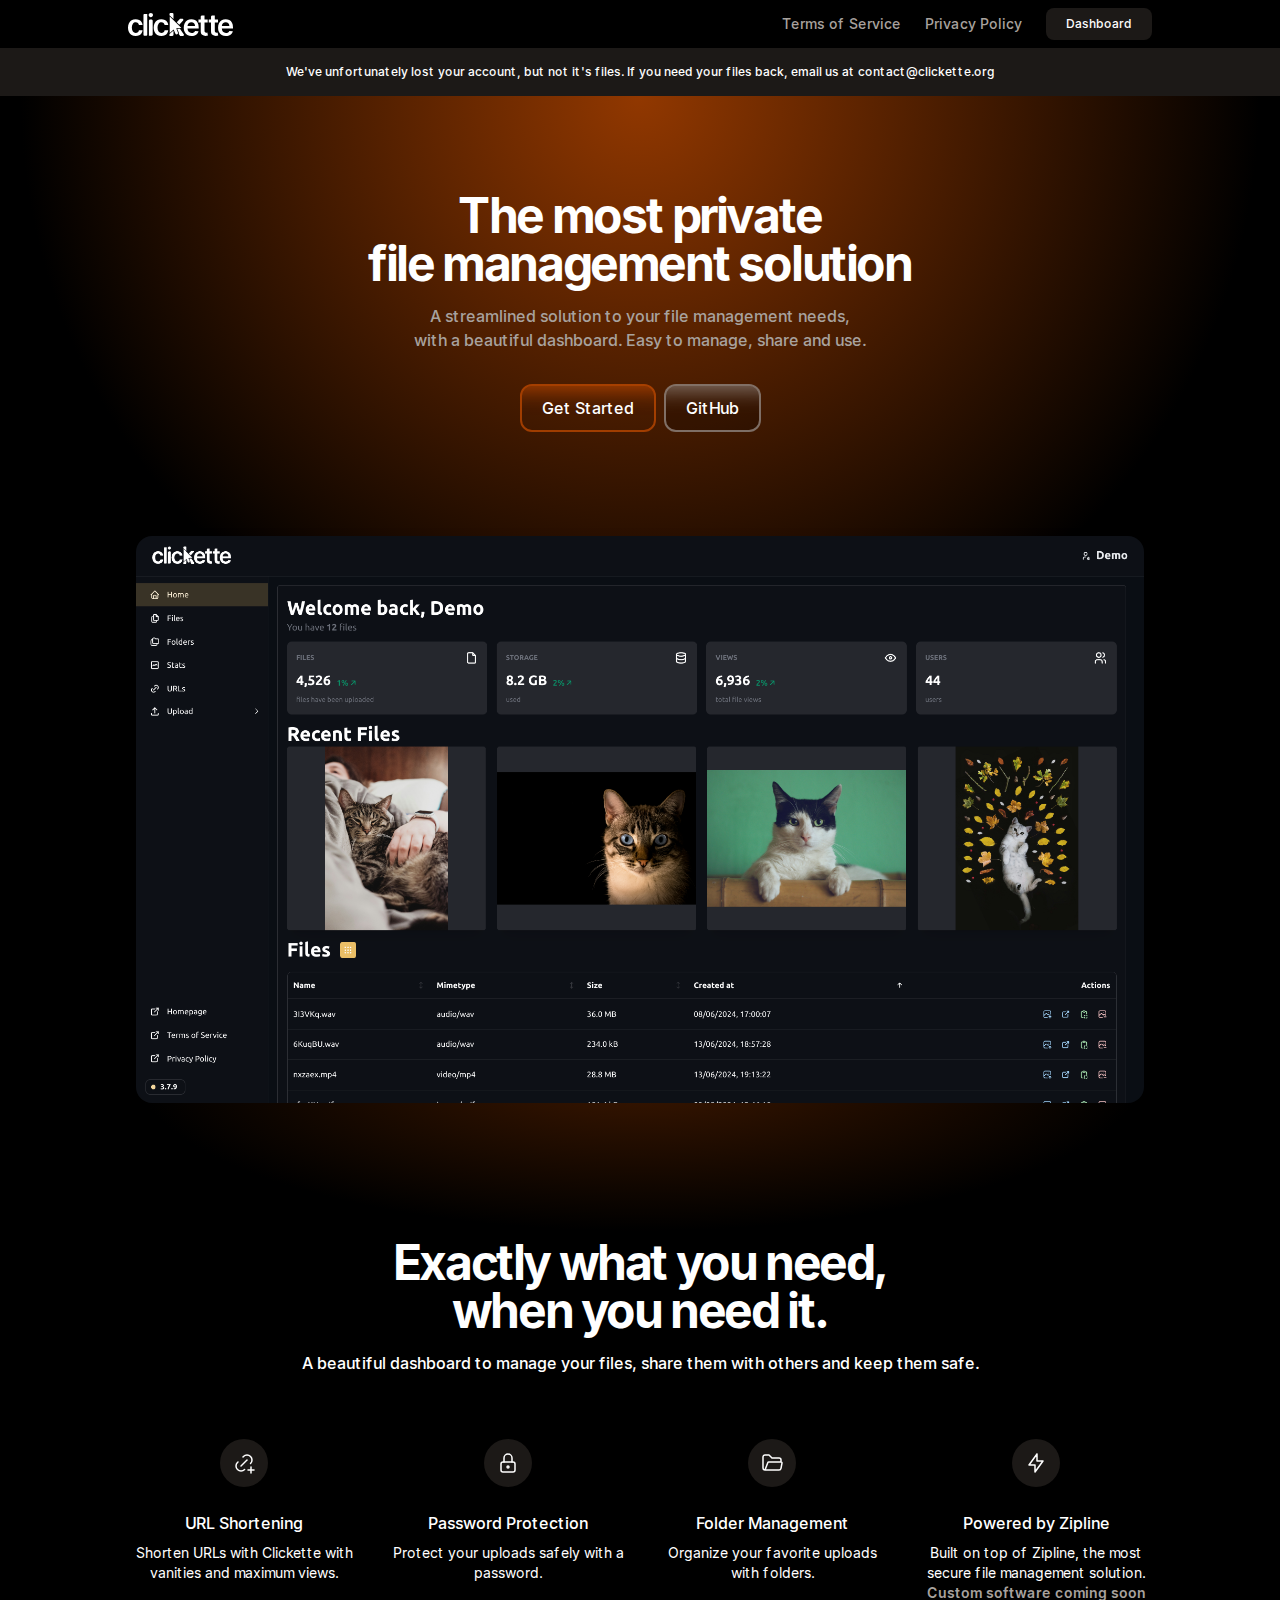
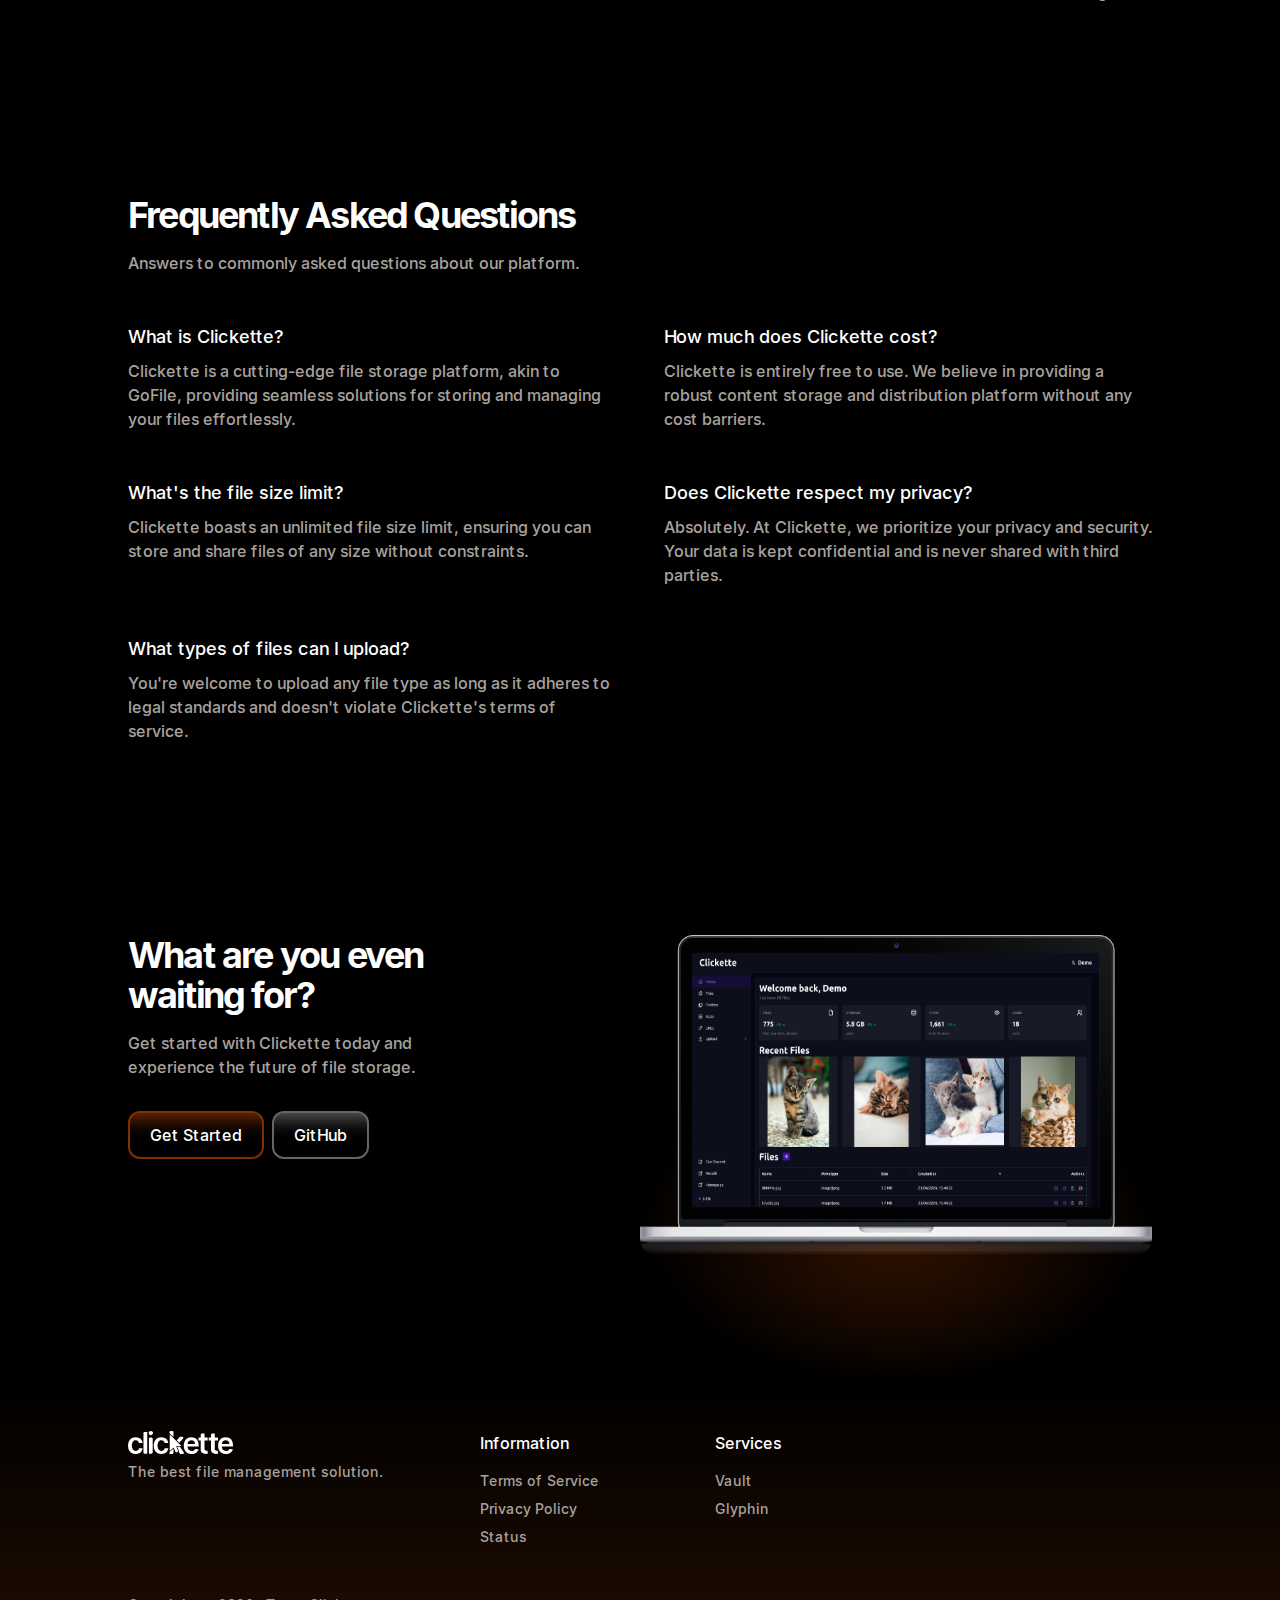
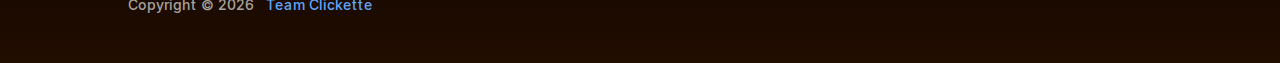
<file: index.html>
<!DOCTYPE html>
<html lang="en">
    <head>
        <meta charset="UTF-8" />
        <meta name="viewport" content="width=device-width, initial-scale=1.0" />
        <link rel="stylesheet" href="/assets-homepage/css/style.css" />
        <link
            rel="icon"
            type="image/x-icon"
            sizes="256x256"
            href="/assets-homepage/img/favicon.ico"
        />
        <title>Clickette</title>
        <link rel="canonical" href="https://clickette.org/" />
        <meta property="og:url" content="https://clickette.org/" />
        <meta
            name="twitter:description"
            content="The next generation file storage - Packed with features and a great dashboard. What more could you want?"
        />
        <meta
            name="twitter:image"
            content="https://clickette.org/assets-homepage/img/clickette-portrait.png"
        />
        <meta
            property="og:image"
            content="https://clickette.org/assets-homepage/img/clickette-front.png"
        />
        <meta
            name="description"
            content="The next generation file storage - Packed with features and a great dashboard. What more could you want?"
        />
        <meta name="twitter:card" content="summary" />
        <meta name="twitter:title" content="Clickette" />
        <script type="application/ld+json">
            {
                "@context": "http://schema.org",
                "@type": "WebSite",
                "name": "Clickette",
                "url": "https://clickette.org"
            }
        </script>
        <style>
            :root {
                color-scheme: dark;
            }
        </style>
        <link rel="manifest" href="/manifest.json" />
        <link rel="stylesheet" href="/assets-homepage/css/inter.css" />
    </head>
    <body class="bg-black">
        <!-- header -->
        <div class="justify-center bg-black mx-auto w-full">
            <div
                x-data="{ open: false }"
                class="flex md:flex-row flex-col md:justify-between md:items-center mx-auto px-8 md:px-12 lg:px-32 py-2 w-full max-w-7xl"
            >
                <div
                    class="flex flex-row justify-between items-center text-white"
                >
                    <a
                        class="inline-flex items-center gap-6 font-bold text-white text-xl tracking-tight"
                        href="/"
                    >
                        <img
                            src="/assets-homepage/img/wordmark-white.svg"
                            style="height: 23px"
                        />
                    </a>
                    <button
                        class="md:hidden focus:shadow-outline rounded-lg focus:outline-none"
                        @click="open = !open"
                    >
                        <svg
                            class="w-6 h-6"
                            stroke="#fff"
                            fill="none"
                            viewBox="0 0 24 24"
                        >
                            <path
                                :class="{'hidden': open, 'inline-flex': !open }"
                                class="inline-flex"
                                stroke-linecap="round"
                                stroke-linejoin="round"
                                stroke-width="2"
                                d="M4 6h16M4 12h16M4 18h16"
                            ></path>
                            <path
                                :class="{'hidden': !open, 'inline-flex': open }"
                                class="hidden"
                                stroke-linecap="round"
                                stroke-linejoin="round"
                                stroke-width="2"
                                d="M6 18L18 6M6 6l12 12"
                            ></path>
                        </svg>
                    </button>
                </div>
                <nav
                    :class="{'flex': open, 'hidden': !open}"
                    class="md:flex md:flex-row flex-col flex-grow md:justify-start items-center gap-6 hidden md:mt-0 px-5 md:px-0 p-4 lg:p-0 font-medium text-sm text-stone-400"
                >
                    <a
                        class="hover:text-white transition-all focus:outline-none md:ml-auto text-stone-400"
                        href="/terms"
                        >Terms of Service
                    </a>
                    <a
                        class="hover:text-white transition-all focus:outline-none text-stone-400"
                        href="/privacy"
                        >Privacy Policy
                    </a>
                    <a
                        class="inline-flex justify-center items-center gap-6 bg-stone-900 hover:bg-stone-700 px-5 py-3 rounded-lg focus:ring-2 focus:ring-black focus:ring-offset-2 w-full md:w-auto h-8 font-medium text-white text-xs duration-200"
                        href="/dashboard"
                        role="button"
                    >
                        Dashboard
                    </a>
                </nav>
            </div>
        </div>
        <div class="justify-center max-sm:hidden bg-stone-100 mx-auto w-full">
            <div
                class="flex justify-center items-center bg-stone-900 h-12 text-white"
            >
                <div class="flex justify-center items-center gap-4">
                    <div class="font-medium text-xs">
                        <span
                            >We've unfortunately lost your account, but not it's files. If you need your files back, email us at contact@clickette.org</span
                        >
                    </div>
                </div>
            </div>
        </div>
        <!-- content -->
        <section>
            <div
                class="bg-black mx-auto px-8 md:px-12 lg:px-32 py-24 max-w-7xl"
                style="
                    background-image: radial-gradient(
                        circle farthest-side at center top,
                        hsla(23, 100%, 50%, 0.57) 0%,
                        hsl(0, 0%, 0%) 50%,
                        hsl(0, 0%, 0%) 100%
                    );
                "
            >
                <div class="text-center">
                    <h1
                        class="font-bold text-4xl text-balance text-white lg:text-5xl tracking-tighter"
                    >
                        The most private<br />
                        file management solution
                    </h1>
                    <p
                        class="mx-auto mt-4 w-1/2 font-medium text-balance text-base text-stone-400"
                    >
                        A streamlined solution to your file management needs,
                        with a beautiful dashboard. Easy to manage, share and
                        use.
                    </p>
                    <div
                        class="flex md:flex-row flex-col justify-center items-center gap-2 mx-auto mt-8"
                    >
                        <button
                            class="inline-flex justify-center items-center gap-6 border-2 bg-transparent px-5 py-3 rounded-xl focus:ring-2 focus:ring-offset-2 w-full md:w-auto h-12 font-medium text-white duration-300 hovergradientp"
                            style="
                                border-color: hsla(23, 100%, 50%, 50%);
                                box-shadow: inset -1px 45px 20px -40px
                                    hsla(23, 100%, 50%, 50%);
                            "
                            aria-label="Get Started"
                            onclick="document.location.replace('/dashboard')"
                        >
                            <a href="/dashboard">Get Started</a>
                        </button>
                        <button
                            class="inline-flex justify-center items-center gap-6 border-2 px-5 py-3 rounded-xl focus:ring-2 focus:ring-offset-2 w-full md:w-auto h-12 font-medium text-white duration-300 hovergradients"
                            style="
                                border-color: hsla(0, 0%, 79%, 50%);
                                box-shadow: inset -1px 45px 20px -40px
                                    hsla(0, 0%, 79%, 0.5);
                            "
                            aria-label="GitHub"
                            onclick="window.open('https://github.com/clickette')"
                        >
                            <a
                                href="https://github.com/clickette"
                                target="_blank"
                                >GitHub</a
                            >
                        </button>
                    </div>
                    <div
                        class="relative mt-24 p-2 rounded-2xl h-full overflow-hidden"
                    >
                        <img
                            src="/assets-homepage/img/screenshot.png"
                            class="shadow-2xl rounded-2xl h-full object-cover"
                        />
                        <div
                            name="gradient"
                            class="bg-black -mt-48 mr-auto ml-auto w-full h-80"
                            style="
                                background-image: radial-gradient(
                                    ellipse farthest-side at center,
                                    hsla(23, 100%, 50%, 0.239) 0%,
                                    hsl(0, 0%, 0%) 100%
                                );
                            "
                        ></div>
                    </div>
                </div>
            </div>
        </section>

        <section>
            <div class="mx-auto -mt-48 px-8 md:px-12 lg:px-32 py-24 max-w-7xl">
                <div class="text-center">
                    <h1
                        class="font-bold text-4xl text-balance text-white lg:text-5xl tracking-tighter"
                    >
                        Exactly what you need,<br />when you need it.
                    </h1>
                    <p
                        class="mt-4 font-medium text-balance text-base text-white"
                    >
                        A beautiful dashboard to manage your files, share them
                        with others and keep them safe.
                    </p>

                    <div
                        class="gap-x-6 gap-y-12 lg:gap-x-8 lg:gap-y-16 grid grid-cols-2 lg:grid-cols-4 mt-12 lg:mt-16 text-center"
                    >
                        <div>
                            <div>
                                <span
                                    class="flex justify-center items-center bg-stone-900 mx-auto rounded-full size-12"
                                    ><svg
                                        xmlns="http://www.w3.org/2000/svg"
                                        class="icon icon-tabler icon-tabler-link-plus"
                                        width="24"
                                        height="24"
                                        viewBox="0 0 24 24"
                                        stroke-width="1.5"
                                        stroke="#ffffff"
                                        fill="none"
                                        stroke-linecap="round"
                                        stroke-linejoin="round"
                                    >
                                        <path
                                            stroke="none"
                                            d="M0 0h24v24H0z"
                                            fill="none"
                                        />
                                        <path d="M9 15l6 -6" />
                                        <path
                                            d="M11 6l.463 -.536a5 5 0 0 1 7.072 0a4.993 4.993 0 0 1 -.001 7.072"
                                        />
                                        <path
                                            d="M12.603 18.534a5.07 5.07 0 0 1 -7.127 0a4.972 4.972 0 0 1 0 -7.071l.524 -.463"
                                        />
                                        <path d="M16 19h6" />
                                        <path d="M19 16v6" />
                                    </svg>
                                </span>
                            </div>
                            <div class="mt-6">
                                <h3 class="font-medium text-white">
                                    URL Shortening
                                </h3>
                                <p class="mt-2 text-sm text-white">
                                    Shorten URLs with Clickette with vanities
                                    and maximum views.
                                </p>
                            </div>
                        </div>
                        <div>
                            <div>
                                <span
                                    class="flex justify-center items-center bg-stone-900 mx-auto rounded-full size-12"
                                    ><svg
                                        xmlns="http://www.w3.org/2000/svg"
                                        class="icon icon-tabler icon-tabler-lock"
                                        width="24"
                                        height="24"
                                        viewBox="0 0 24 24"
                                        stroke-width="1.5"
                                        stroke="#ffffff"
                                        fill="none"
                                        stroke-linecap="round"
                                        stroke-linejoin="round"
                                    >
                                        <path
                                            stroke="none"
                                            d="M0 0h24v24H0z"
                                            fill="none"
                                        />
                                        <path
                                            d="M5 13a2 2 0 0 1 2 -2h10a2 2 0 0 1 2 2v6a2 2 0 0 1 -2 2h-10a2 2 0 0 1 -2 -2v-6z"
                                        />
                                        <path
                                            d="M11 16a1 1 0 1 0 2 0a1 1 0 0 0 -2 0"
                                        />
                                        <path d="M8 11v-4a4 4 0 1 1 8 0v4" />
                                    </svg>
                                </span>
                            </div>
                            <div class="mt-6">
                                <h3 class="font-medium text-white">
                                    Password Protection
                                </h3>
                                <p class="mt-2 text-sm text-white">
                                    Protect your uploads safely with a password.
                                </p>
                            </div>
                        </div>
                        <div>
                            <div>
                                <span
                                    class="flex justify-center items-center bg-stone-900 mx-auto rounded-full size-12"
                                    ><svg
                                        xmlns="http://www.w3.org/2000/svg"
                                        class="icon icon-tabler icon-tabler-folder-open"
                                        width="24"
                                        height="24"
                                        viewBox="0 0 24 24"
                                        stroke-width="1.5"
                                        stroke="#ffffff"
                                        fill="none"
                                        stroke-linecap="round"
                                        stroke-linejoin="round"
                                    >
                                        <path
                                            stroke="none"
                                            d="M0 0h24v24H0z"
                                            fill="none"
                                        />
                                        <path
                                            d="M5 19l2.757 -7.351a1 1 0 0 1 .936 -.649h12.307a1 1 0 0 1 .986 1.164l-.996 5.211a2 2 0 0 1 -1.964 1.625h-14.026a2 2 0 0 1 -2 -2v-11a2 2 0 0 1 2 -2h4l3 3h7a2 2 0 0 1 2 2v2"
                                        />
                                    </svg>
                                </span>
                            </div>
                            <div class="mt-6">
                                <h3 class="font-medium text-white">
                                    Folder Management
                                </h3>
                                <p class="mt-2 text-sm text-white">
                                    Organize your favorite uploads with folders.
                                </p>
                            </div>
                        </div>
                        <div>
                            <div>
                                <span
                                    class="flex justify-center items-center bg-stone-900 mx-auto rounded-full size-12"
                                    ><svg
                                        xmlns="http://www.w3.org/2000/svg"
                                        class="icon icon-tabler icon-tabler-bolt"
                                        width="24"
                                        height="24"
                                        viewBox="0 0 24 24"
                                        stroke-width="1.5"
                                        stroke="#ffffff"
                                        fill="none"
                                        stroke-linecap="round"
                                        stroke-linejoin="round"
                                    >
                                        <path
                                            stroke="none"
                                            d="M0 0h24v24H0z"
                                            fill="none"
                                        />
                                        <path
                                            d="M13 3l0 7l6 0l-8 11l0 -7l-6 0l8 -11"
                                        />
                                    </svg>
                                </span>
                            </div>
                            <div class="mt-6">
                                <h3 class="font-medium text-white">
                                    Powered by Zipline
                                </h3>
                                <p class="mt-2 text-sm text-white">
                                    Built on top of Zipline, the most secure
                                    file management solution.
                                    <span class="font-semibold text-stone-400"
                                        >Custom software coming soon</span
                                    >
                                </p>
                            </div>
                        </div>
                    </div>
                </div>
            </div>
        </section>

        <section>
            <div class="mx-auto px-8 md:px-12 lg:px-32 py-24 max-w-7xl">
                <div>
                    <p class="font-bold text-4xl text-white tracking-tighter">
                        Frequently Asked Questions
                    </p>
                    <p class="mt-4 font-medium text-base text-stone-400">
                        Answers to commonly asked questions about our platform.
                    </p>
                </div>
                <dl class="gap-12 grid lg:grid-cols-2 mt-12">
                    <div>
                        <dt class="font-medium text-lg text-white">
                            What is Clickette?
                        </dt>
                        <dd class="mt-2 font-medium text-base text-stone-400">
                            Clickette is a cutting-edge file storage platform,
                            akin to GoFile, providing seamless solutions for
                            storing and managing your files effortlessly.
                        </dd>
                    </div>
                    <div>
                        <dt class="font-medium text-lg text-white">
                            How much does Clickette cost?
                        </dt>
                        <dd class="mt-2 font-medium text-base text-stone-400">
                            Clickette is entirely free to use. We believe in
                            providing a robust content storage and distribution
                            platform without any cost barriers.
                        </dd>
                    </div>
                    <div>
                        <dt class="font-medium text-lg text-white">
                            What's the file size limit?
                        </dt>
                        <dd class="mt-2 font-medium text-base text-stone-400">
                            Clickette boasts an unlimited file size limit,
                            ensuring you can store and share files of any size
                            without constraints.
                        </dd>
                    </div>
                    <div>
                        <dt class="font-medium text-lg text-white">
                            Does Clickette respect my privacy?
                        </dt>
                        <dd class="mt-2 font-medium text-base text-stone-400">
                            Absolutely. At Clickette, we prioritize your privacy
                            and security. Your data is kept confidential and is
                            never shared with third parties.
                        </dd>
                    </div>
                    <div>
                        <dt class="font-medium text-lg text-white">
                            What types of files can I upload?
                        </dt>
                        <dd class="mt-2 font-medium text-base text-stone-400">
                            You're welcome to upload any file type as long as it
                            adheres to legal standards and doesn't violate
                            Clickette's terms of service.
                        </dd>
                    </div>
                </dl>
            </div>
        </section>

        <section class="bg-transparent lg:h-1/2">
            <div class="lg:flex mx-auto px-8 md:px-12 lg:px-32 py-24 max-w-7xl">
                <div class="lg:w-1/2">
                    <div class="top-0 -pt-8 pb-16">
                        <div>
                            <div class="md:pr-12 lg:pr-24">
                                <div>
                                    <h1
                                        class="font-bold text-4xl text-white tracking-tighter"
                                    >
                                        What are you even waiting for?
                                    </h1>
                                    <p
                                        class="mt-4 font-medium text-balance text-base text-stone-400"
                                    >
                                        Get started with Clickette today and
                                        experience the future of file storage.
                                    </p>
                                    <div
                                        class="flex md:flex-row flex-col items-center gap-2 mx-auto mt-8"
                                    >
                                        <button
                                            class="inline-flex justify-center items-center gap-3 border-2 px-5 py-3 rounded-xl focus:ring-2 focus:ring-black focus:ring-offset-2 w-full md:w-auto h-12 font-medium text-white duration-200 hovergradientp"
                                            aria-label="Primary action"
                                            style="
                                                border-color: hsla(
                                                    23,
                                                    100%,
                                                    50%,
                                                    50%
                                                );
                                                box-shadow: inset -1px 45px 20px -40px
                                                    hsla(23, 100%, 50%, 50%);
                                            "
                                            onclick="document.location.replace('/dashboard')"
                                        >
                                            <a href="/dashboard">
                                                Get Started
                                            </a>
                                        </button>
                                        <button
                                            class="inline-flex justify-center items-center gap-3 border-2 px-5 py-3 rounded-xl focus:ring-2 focus:ring-blue-500 focus:ring-offset-2 w-full md:w-auto h-12 font-medium duration-200 hovergradients"
                                            aria-label="Secondary action"
                                            style="
                                                border-color: hsla(
                                                    0,
                                                    0%,
                                                    79%,
                                                    50%
                                                );
                                                box-shadow: inset -1px 45px 20px -40px
                                                    hsla(0, 0%, 79%, 0.5);
                                            "
                                            onclick="window.open('https://github.com/clickette')"
                                        >
                                            <a
                                                href="https://github.com/clickette"
                                                target="_blank"
                                            >
                                                GitHub
                                            </a>
                                        </button>
                                    </div>
                                </div>
                            </div>
                        </div>
                    </div>
                </div>
                <div class="lg:block hidden lg:w-1/2">
                    <div class="flex-shrink-0">
                        <div>
                            <ul
                                class="gap-12 grid grid-cols-1 mt-6 lg:mt-0 font-medium text-balance text-base text-gray-500 list-none"
                                role="list"
                            >
                                <img
                                    src="/assets-homepage/img/clickette-front.png"
                                    class="shadow-2xl rounded-2xl w-full h-80 object-cover"
                                />
                            </ul>
                            <div
                                name="gradient"
                                class="bg-black -mt-48 mr-auto ml-auto w-full h-80"
                                style="
                                    background-image: radial-gradient(
                                        ellipse farthest-side at center,
                                        hsla(23, 100%, 50%, 0.239) 0%,
                                        hsla(0, 0%, 0%, 0) 100%
                                    );
                                "
                            ></div>
                        </div>
                    </div>
                </div>
            </div>
        </section>

        <!-- footer -->
        <footer>
            <div
                class="-m-24 mx-auto px-8 md:px-12 lg:px-32 py-12 max-w-full"
                style="
                    background: rgb(255, 98, 0);
                    background: linear-gradient(
                        0deg,
                        rgba(255, 98, 0, 0.132) 0%,
                        rgba(0, 0, 0, 1) 100%
                    );
                "
            >
                <div class="xl:gap-8 xl:grid xl:grid-cols-3">
                    <div>
                        <img
                            src="/assets-homepage/img/wordmark-white.svg"
                            style="height: 23px"
                        />
                        <p
                            class="mt-2 lg:w-4/5 font-medium text-sm text-stone-400"
                        >
                            The best file management solution.
                        </p>
                    </div>
                    <div
                        class="gap-8 grid grid-cols-2 lg:grid-cols-3 xl:col-span-2 mt-12 lg:mt-0 font-medium text-sm text-stone-400"
                    >
                        <div>
                            <h3 class="text-base text-white">Information</h3>
                            <ul role="list" class="space-y-2 mt-4">
                                <li>
                                    <a
                                        href="/terms"
                                        class="hover:text-white"
                                        target="_blank"
                                    >
                                        Terms of Service
                                    </a>
                                </li>
                                <li>
                                    <a
                                        href="/privacy"
                                        class="hover:text-white"
                                        target="_blank"
                                    >
                                        Privacy Policy
                                    </a>
                                </li>
                                <li>
                                    <a
                                        href="https://clickette.instatus.com"
                                        class="hover:text-white"
                                        target="_blank"
                                    >
                                        Status
                                    </a>
                                </li>
                            </ul>
                        </div>
                        <div>
                            <h3 class="text-base text-white">Services</h3>
                            <ul role="list" class="space-y-2 mt-4">
                                <li>
                                    <a
                                        href="/"
                                        class="hover:text-white"
                                        target="_blank"
                                    >
                                        Vault
                                    </a>
                                </li>
                                <li>
                                    <a
                                        href="https://glyphin.hamium.xyz"
                                        class="hover:text-white"
                                        target="_blank"
                                    >
                                        Glyphin
                                    </a>
                                </li>
                            </ul>
                        </div>
                    </div>
                </div>
                <div
                    class="flex md:flex-row flex-col md:justify-between md:items-center pt-12"
                    x-data="{ year: new Date().getFullYear() }"
                >
                    <span class="font-medium text-sm text-stone-400">
                        Copyright © <span x-text="year">2024</span>
                        <a
                            aria-label="Team Clickette"
                            href="https://team.clickette.org"
                            class="mx-2 text-blue-400 hover:text-stone-400"
                            >Team Clickette</a
                        >
                    </span>
                </div>
            </div>
        </footer>

        <script defer src="/assets-homepage/js/alpine.js"></script>
        <!-- <script src="/assets-homepage/js/tailwind.js"></script> -->
    </body>
</html>
</file>
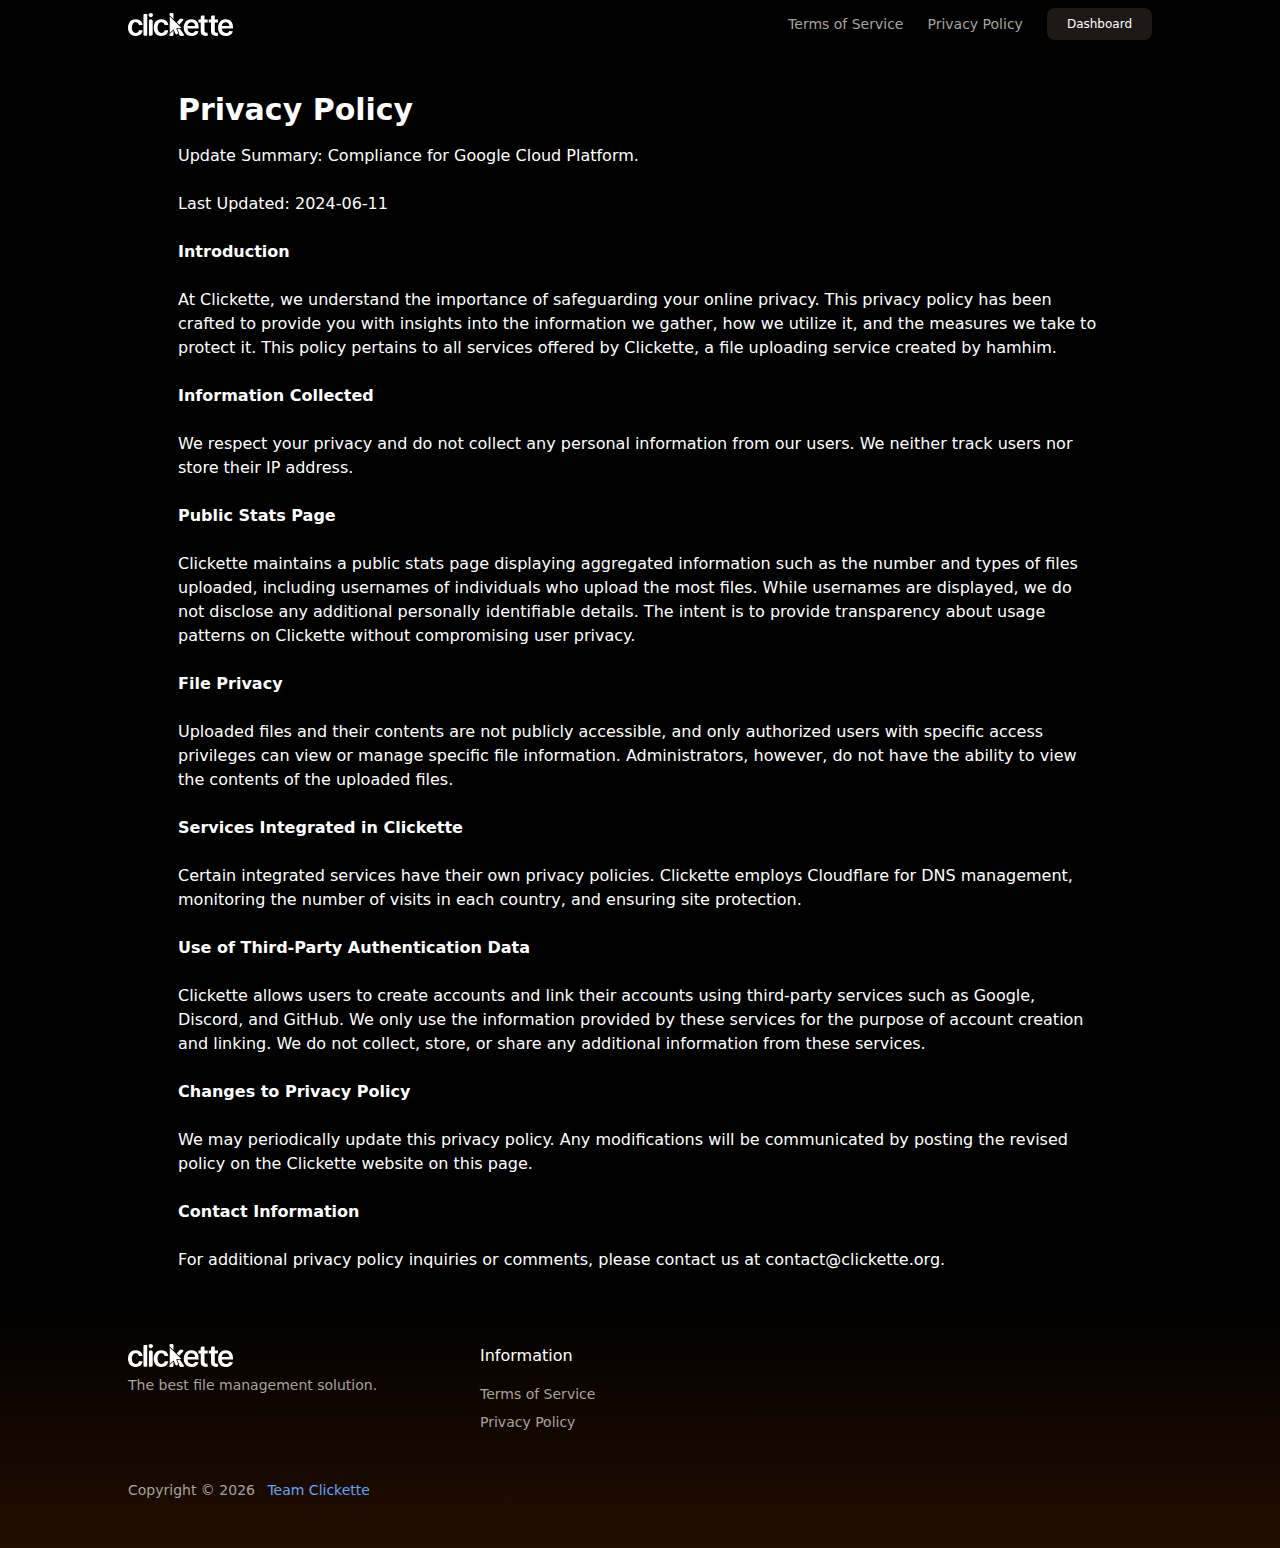
<file: privacy/index.html>
<!doctype html>
<html lang="en">
    <head>
        <meta charset="UTF-8" />
        <meta name="viewport" content="width=device-width, initial-scale=1.0" />
        <link rel="stylesheet" href="/assets-homepage/css/style.css" />
        <link
            rel="icon"
            type="image/x-icon"
            sizes="256x256"
            href="/assets-homepage/img/favicon.ico"
        />
        <title>Clickette - Privacy Policy</title>
        <link rel="canonical" href="https://clickette.org/" />
        <meta property="og:url" content="https://clickette.org/" />
        <meta
            name="twitter:description"
            content="The next generation file storage - Packed with features and a great dashboard. What more could you want?"
        />
        <meta
            name="twitter:image"
            content="https://clickette.org/assets-homepage/img/clickette-portrait.png"
        />
        <meta
            property="og:image"
            content="https://clickette.org/assets-homepage/img/clickette-front.png"
        />
        <meta
            name="description"
            content="The next generation file storage - Packed with features and a great dashboard. What more could you want?"
        />
        <meta name="twitter:card" content="summary" />
        <meta name="twitter:title" content="Clickette" />
        <script type="application/ld+json">
            {
                "@context": "http://schema.org",
                "@type": "WebSite",
                "name": "Clickette",
                "url": "https://clickette.org"
            }
        </script>
        <style>
            :root {
                color-scheme: dark;
            }
        </style>
        <link rel="manifest" href="/manifest.json" />
    </head>
    <body class="bg-black">
        <div class="justify-center bg-black mx-auto w-full">
            <div
                x-data="{ open: false }"
                class="flex md:flex-row flex-col md:justify-between md:items-center mx-auto px-8 md:px-12 lg:px-32 py-2 w-full max-w-7xl"
            >
                <div
                    class="flex flex-row justify-between items-center text-white"
                >
                    <a
                        class="inline-flex items-center gap-6 font-bold text-white text-xl tracking-tight"
                        href="/"
                    >
                        <img
                            src="/assets-homepage/img/wordmark-white.svg"
                            style="height: 23px"
                        />
                    </a>
                    <button
                        class="md:hidden focus:shadow-outline rounded-lg focus:outline-none"
                        @click="open = !open"
                    >
                        <svg
                            class="w-6 h-6"
                            stroke="#fff"
                            fill="none"
                            viewBox="0 0 24 24"
                        >
                            <path
                                :class="{'hidden': open, 'inline-flex': !open }"
                                class="inline-flex"
                                stroke-linecap="round"
                                stroke-linejoin="round"
                                stroke-width="2"
                                d="M4 6h16M4 12h16M4 18h16"
                            ></path>
                            <path
                                :class="{'hidden': !open, 'inline-flex': open }"
                                class="hidden"
                                stroke-linecap="round"
                                stroke-linejoin="round"
                                stroke-width="2"
                                d="M6 18L18 6M6 6l12 12"
                            ></path>
                        </svg>
                    </button>
                </div>
                <nav
                    :class="{'flex': open, 'hidden': !open}"
                    class="md:flex md:flex-row flex-col flex-grow md:justify-start items-center gap-6 hidden md:mt-0 px-5 md:px-0 p-4 lg:p-0 md:pb-0 font-medium text-sm text-stone-400"
                >
                    <a
                        class="hover:text-white transition-all focus:outline-none md:ml-auto text-stone-400"
                        href="/terms"
                        >Terms of Service
                    </a>
                    <a
                        class="hover:text-white transition-all focus:outline-none text-stone-400"
                        href="/privacy"
                        >Privacy Policy
                    </a>
                    <a
                        class="inline-flex justify-center items-center gap-6 bg-stone-900 hover:bg-stone-700 px-5 py-3 rounded-lg focus:ring-2 focus:ring-black focus:ring-offset-2 w-full md:w-auto h-8 font-medium text-white text-xs duration-200"
                        href="/dashboard"
                        role="button"
                    >
                        Dashboard
                    </a>
                </nav>
            </div>
        </div>

        <section>
            <div class="mt-5 p-6">
                <div class="mx-auto w-3/4">
                    <h1 class="mb-4 font-bold text-3xl text-white">
                        Privacy Policy
                    </h1>
                    <p class="text-white">
                        Update Summary: Compliance for Google Cloud Platform.<br /><br />Last
                        Updated: 2024-06-11<br /><br /><b>Introduction</b
                        ><br /><br />At Clickette, we understand the importance
                        of safeguarding your online privacy. This privacy policy
                        has been crafted to provide you with insights into the
                        information we gather, how we utilize it, and the
                        measures we take to protect it. This policy pertains to
                        all services offered by Clickette, a file uploading
                        service created by hamhim.<br /><br /><b
                            >Information Collected</b
                        ><br /><br />We respect your privacy and do not collect
                        any personal information from our users. We neither
                        track users nor store their IP address.<br /><br /><b
                            >Public Stats Page</b
                        ><br /><br />Clickette maintains a public stats page
                        displaying aggregated information such as the number and
                        types of files uploaded, including usernames of
                        individuals who upload the most files. While usernames
                        are displayed, we do not disclose any additional
                        personally identifiable details. The intent is to
                        provide transparency about usage patterns on Clickette
                        without compromising user privacy.<br /><br /><b
                            >File Privacy</b
                        ><br /><br />Uploaded files and their contents are not
                        publicly accessible, and only authorized users with
                        specific access privileges can view or manage specific
                        file information. Administrators, however, do not have
                        the ability to view the contents of the uploaded
                        files.<br /><br /><b>Services Integrated in Clickette</b
                        ><br /><br />Certain integrated services have their own
                        privacy policies. Clickette employs Cloudflare for DNS
                        management, monitoring the number of visits in each
                        country, and ensuring site protection.<br /><br /><b
                            >Use of Third-Party Authentication Data</b
                        ><br /><br />Clickette allows users to create accounts
                        and link their accounts using third-party services such
                        as Google, Discord, and GitHub. We only use the
                        information provided by these services for the purpose
                        of account creation and linking. We do not collect,
                        store, or share any additional information from these
                        services.<br /><br /><b>Changes to Privacy Policy</b
                        ><br /><br />We may periodically update this privacy
                        policy. Any modifications will be communicated by
                        posting the revised policy on the Clickette website on
                        this page.<br /><br /><b>Contact Information</b
                        ><br /><br />For additional privacy policy inquiries or
                        comments, please contact us at contact@clickette.org.
                    </p>
                </div>
            </div>
        </section>

        <footer>
            <div
                class="mx-auto px-8 md:px-12 lg:px-32 py-12 max-w-full"
                style="
                    background: rgb(255, 98, 0);
                    background: linear-gradient(
                        0deg,
                        rgba(255, 98, 0, 0.132) 0%,
                        rgba(0, 0, 0, 1) 100%
                    );
                "
            >
                <div class="xl:gap-8 xl:grid xl:grid-cols-3">
                    <div>
                        <img
                            src="/assets-homepage/img/wordmark-white.svg"
                            style="height: 23px"
                        />
                        <p
                            class="mt-2 lg:w-4/5 font-medium text-sm text-stone-400"
                        >
                            The best file management solution.
                        </p>
                    </div>
                    <div
                        class="gap-8 grid grid-cols-2 lg:grid-cols-3 xl:col-span-2 mt-12 lg:mt-0 font-medium text-sm text-stone-400"
                    >
                        <div>
                            <h3 class="text-base text-white">Information</h3>
                            <ul role="list" class="space-y-2 mt-4">
                                <li>
                                    <a href="/terms" class="hover:text-white">
                                        Terms of Service
                                    </a>
                                </li>
                                <li>
                                    <a href="/privacy" class="hover:text-white">
                                        Privacy Policy
                                    </a>
                                </li>
                            </ul>
                        </div>
                    </div>
                </div>
                <div
                    class="flex md:flex-row flex-col md:justify-between md:items-center pt-12"
                    x-data="{ year: new Date().getFullYear() }"
                >
                    <span class="font-medium text-sm text-stone-400">
                        Copyright © <span x-text="year">2024</span>
                        <a
                            aria-label="Team Clickette"
                            href="https://team.clickette.org"
                            class="mx-2 text-blue-400 hover:text-stone-400"
                            >Team Clickette</a
                        >
                    </span>
                </div>
            </div>
        </footer>

        <script defer src="/assets-homepage/js/alpine.js"></script>
    </body>
</html>
</file>
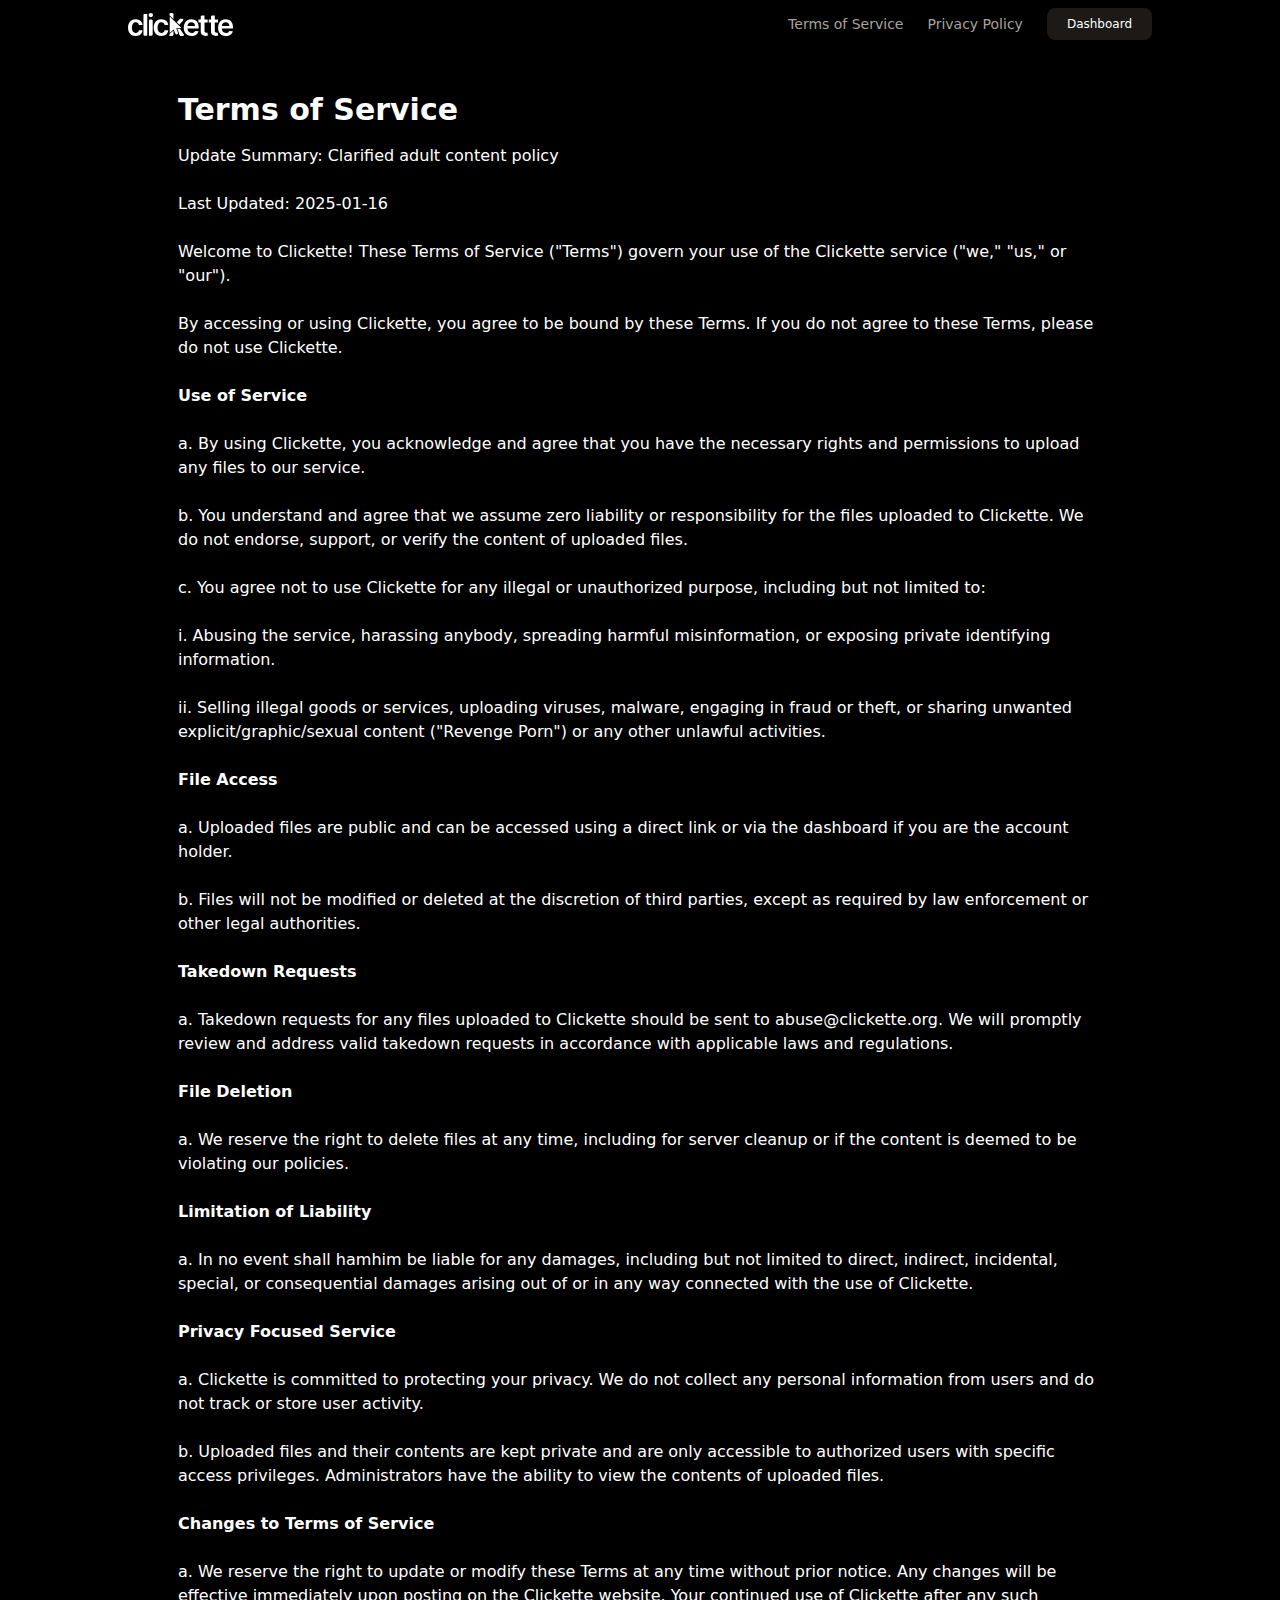
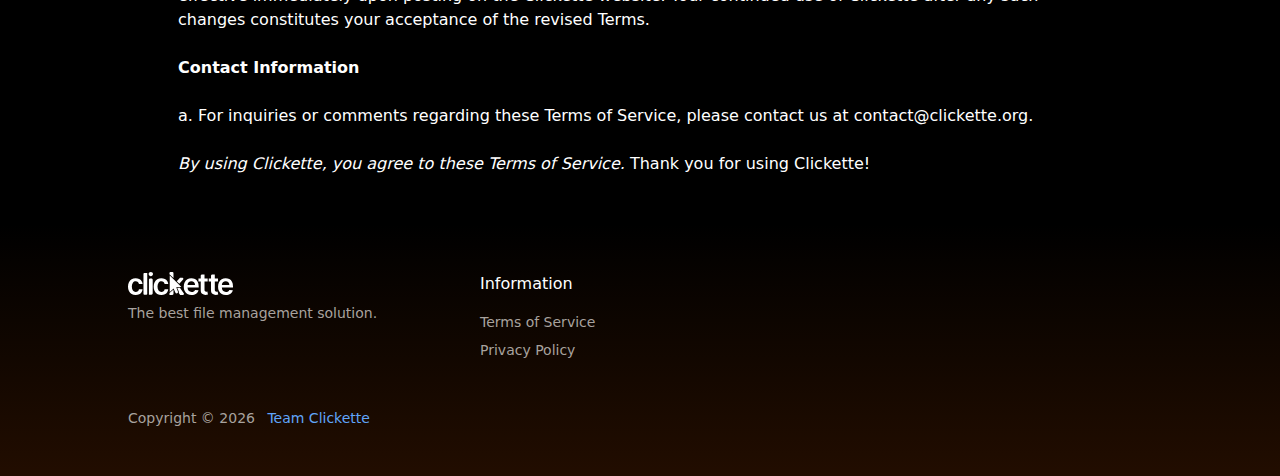
<file: terms/index.html>
<!DOCTYPE html>
<html lang="en">
	<head>
		<meta charset="UTF-8" />
		<meta name="viewport" content="width=device-width, initial-scale=1.0" />
		<link rel="stylesheet" href="/assets-homepage/css/style.css" />
		<link
			rel="icon"
			type="image/x-icon"
			sizes="256x256"
			href="/assets-homepage/img/favicon.ico"
		/>
		<title>Clickette - Terms of Service</title>
		<link rel="canonical" href="https://clickette.org/" />
		<meta property="og:url" content="https://clickette.org/" />
		<meta
			name="twitter:description"
			content="The next generation file storage - Packed with features and a great dashboard. What more could you want?"
		/>
		<meta
			name="twitter:image"
			content="https://clickette.org/assets-homepage/img/clickette-portrait.png"
		/>
		<meta
			property="og:image"
			content="https://clickette.org/assets-homepage/img/clickette-front.png"
		/>
		<meta
			name="description"
			content="The next generation file storage - Packed with features and a great dashboard. What more could you want?"
		/>
		<meta name="twitter:card" content="summary" />
		<meta name="twitter:title" content="Clickette" />
		<script type="application/ld+json">
			{
				"@context": "http://schema.org",
				"@type": "WebSite",
				"name": "Clickette",
				"url": "https://clickette.org"
			}
		</script>
		<style>
			:root {
				color-scheme: dark;
			}
		</style>
		<link rel="manifest" href="/manifest.json" />
	</head>
	<body class="bg-black">
		<div class="justify-center bg-black mx-auto w-full">
			<div
				x-data="{ open: false }"
				class="flex md:flex-row flex-col md:justify-between md:items-center mx-auto px-8 md:px-12 lg:px-32 py-2 w-full max-w-7xl"
			>
				<div
					class="flex flex-row justify-between items-center text-white"
				>
					<a
						class="inline-flex items-center gap-6 font-bold text-white text-xl tracking-tight"
						href="/"
					>
						<img
							src="/assets-homepage/img/wordmark-white.svg"
							style="height: 23px"
						/>
					</a>
					<button
						class="md:hidden focus:shadow-outline rounded-lg focus:outline-none"
						@click="open = !open"
					>
						<svg
							class="w-6 h-6"
							stroke="#fff"
							fill="none"
							viewBox="0 0 24 24"
						>
							<path
								:class="{'hidden': open, 'inline-flex': !open }"
								class="inline-flex"
								stroke-linecap="round"
								stroke-linejoin="round"
								stroke-width="2"
								d="M4 6h16M4 12h16M4 18h16"
							></path>
							<path
								:class="{'hidden': !open, 'inline-flex': open }"
								class="hidden"
								stroke-linecap="round"
								stroke-linejoin="round"
								stroke-width="2"
								d="M6 18L18 6M6 6l12 12"
							></path>
						</svg>
					</button>
				</div>
				<nav
					:class="{'flex': open, 'hidden': !open}"
					class="md:flex md:flex-row flex-col flex-grow md:justify-start items-center gap-6 hidden md:mt-0 px-5 md:px-0 p-4 lg:p-0 md:pb-0 font-medium text-sm text-stone-400"
				>
					<a
						class="hover:text-white transition-all focus:outline-none md:ml-auto text-stone-400"
						href="/terms"
						>Terms of Service
					</a>
					<a
						class="hover:text-white transition-all focus:outline-none text-stone-400"
						href="/privacy"
						>Privacy Policy
					</a>
					<a
						class="inline-flex justify-center items-center gap-6 bg-stone-900 hover:bg-stone-700 px-5 py-3 rounded-lg focus:ring-2 focus:ring-black focus:ring-offset-2 w-full md:w-auto h-8 font-medium text-white text-xs duration-200"
						href="/dashboard"
						role="button"
					>
						Dashboard
					</a>
				</nav>
			</div>
		</div>

		<section>
			<div class="mt-5 p-6">
				<div class="mx-auto w-3/4">
					<h1 class="mb-4 font-bold text-3xl text-white">
						Terms of Service
					</h1>
					<p class="text-white">
						Update Summary: Clarified adult content policy<br />
						<br />Last Updated: 2025-01-16<br /><br />Welcome to
						Clickette! These Terms of Service ("Terms") govern your
						use of the Clickette service ("we," "us," or "our").<br /><br />
						By accessing or using Clickette, you agree to be bound
						by these Terms. If you do not agree to these Terms,
						please do not use Clickette.<br /><br /><b
							>Use of Service</b
						><br /><br />a. By using Clickette, you acknowledge and
						agree that you have the necessary rights and permissions
						to upload any files to our service.<br /><br />b. You
						understand and agree that we assume zero liability or
						responsibility for the files uploaded to Clickette. We
						do not endorse, support, or verify the content of
						uploaded files.<br /><br />c. You agree not to use
						Clickette for any illegal or unauthorized purpose,
						including but not limited to:<br /><br />i. Abusing the
						service, harassing anybody, spreading harmful
						misinformation, or exposing private identifying
						information.<br /><br />ii. Selling illegal goods or
						services, uploading viruses, malware, engaging in fraud
						or theft, or sharing unwanted explicit/graphic/sexual
						content ("Revenge Porn") or any other unlawful
						activities.<br /><br /><b>File Access</b><br /><br />a.
						Uploaded files are public and can be accessed using a
						direct link or via the dashboard if you are the account
						holder.<br /><br />b. Files will not be modified or
						deleted at the discretion of third parties, except as
						required by law enforcement or other legal
						authorities.<br /><br /><b>Takedown Requests</b
						><br /><br />a. Takedown requests for any files uploaded
						to Clickette should be sent to abuse@clickette.org. We
						will promptly review and address valid takedown requests
						in accordance with applicable laws and regulations.<br /><br /><b
							>File Deletion</b
						><br /><br />a. We reserve the right to delete files at
						any time, including for server cleanup or if the content
						is deemed to be violating our policies.<br /><br /><b
							>Limitation of Liability</b
						><br /><br />a. In no event shall hamhim be liable for
						any damages, including but not limited to direct,
						indirect, incidental, special, or consequential damages
						arising out of or in any way connected with the use of
						Clickette.<br /><br /><b>Privacy Focused Service</b
						><br /><br />a. Clickette is committed to protecting
						your privacy. We do not collect any personal information
						from users and do not track or store user activity.<br /><br />b.
						Uploaded files and their contents are kept private and
						are only accessible to authorized users with specific
						access privileges. Administrators have the ability to
						view the contents of uploaded files.<br /><br /><b
							>Changes to Terms of Service</b
						><br /><br />a. We reserve the right to update or modify
						these Terms at any time without prior notice. Any
						changes will be effective immediately upon posting on
						the Clickette website. Your continued use of Clickette
						after any such changes constitutes your acceptance of
						the revised Terms.<br /><br /><b>Contact Information</b
						><br /><br />a. For inquiries or comments regarding
						these Terms of Service, please contact us at
						contact@clickette.org.<br /><br /><em
							>By using Clickette, you agree to these Terms of
							Service.</em
						>&nbsp;Thank you for using Clickette!<br /><br />
					</p>
				</div>
			</div>
		</section>

		<footer>
			<div
				class="mx-auto px-8 md:px-12 lg:px-32 py-12 max-w-full"
				style="
					background: rgb(255, 98, 0);
					background: linear-gradient(
						0deg,
						rgba(255, 98, 0, 0.132) 0%,
						rgba(0, 0, 0, 1) 100%
					);
				"
			>
				<div class="xl:gap-8 xl:grid xl:grid-cols-3">
					<div>
						<img
							src="/assets-homepage/img/wordmark-white.svg"
							style="height: 23px"
						/>
						<p
							class="mt-2 lg:w-4/5 font-medium text-sm text-stone-400"
						>
							The best file management solution.
						</p>
					</div>
					<div
						class="gap-8 grid grid-cols-2 lg:grid-cols-3 xl:col-span-2 mt-12 lg:mt-0 font-medium text-sm text-stone-400"
					>
						<div>
							<h3 class="text-base text-white">Information</h3>
							<ul role="list" class="space-y-2 mt-4">
								<li>
									<a href="/terms" class="hover:text-white">
										Terms of Service
									</a>
								</li>
								<li>
									<a href="/privacy" class="hover:text-white">
										Privacy Policy
									</a>
								</li>
							</ul>
						</div>
					</div>
				</div>
				<div
					class="flex md:flex-row flex-col md:justify-between md:items-center pt-12"
					x-data="{ year: new Date().getFullYear() }"
				>
					<span class="font-medium text-sm text-stone-400">
						Copyright © <span x-text="year">2024</span>
						<a
							aria-label="Team Clickette"
							href="https://team.clickette.org"
							class="mx-2 text-blue-400 hover:text-stone-400"
							>Team Clickette</a
						>
					</span>
				</div>
			</div>
		</footer>

		<script defer src="/assets-homepage/js/alpine.js"></script>
	</body>
</html>
</file>
<file: assets-homepage/css/inter.css>
/* Variable fonts usage:
:root { font-family: "Inter", sans-serif; }
@supports (font-variation-settings: normal) {
  :root { font-family: "InterVariable", sans-serif; font-optical-sizing: auto; }
} */
@font-face {
    font-family: InterVariable;
    font-style: normal;
    font-weight: 100 900;
    font-display: swap;
    src: url("/assets-homepage/font/InterVariable.woff2") format("woff2");
}
@font-face {
    font-family: InterVariable;
    font-style: italic;
    font-weight: 100 900;
    font-display: swap;
    src: url("/assets-homepage/font/InterVariable-Italic.woff2") format("woff2");
}

/* static fonts */
@font-face {
    font-family: "Inter";
    font-style: normal;
    font-weight: 100;
    font-display: swap;
    src: url("/assets-homepage/font/Inter-Thin.woff2") format("woff2");
}
@font-face {
    font-family: "Inter";
    font-style: italic;
    font-weight: 100;
    font-display: swap;
    src: url("/assets-homepage/font/Inter-ThinItalic.woff2") format("woff2");
}
@font-face {
    font-family: "Inter";
    font-style: normal;
    font-weight: 200;
    font-display: swap;
    src: url("/assets-homepage/font/Inter-ExtraLight.woff2") format("woff2");
}
@font-face {
    font-family: "Inter";
    font-style: italic;
    font-weight: 200;
    font-display: swap;
    src: url("/assets-homepage/font/Inter-ExtraLightItalic.woff2")
        format("woff2");
}
@font-face {
    font-family: "Inter";
    font-style: normal;
    font-weight: 300;
    font-display: swap;
    src: url("/assets-homepage/font/Inter-Light.woff2") format("woff2");
}
@font-face {
    font-family: "Inter";
    font-style: italic;
    font-weight: 300;
    font-display: swap;
    src: url("/assets-homepage/font/Inter-LightItalic.woff2") format("woff2");
}
@font-face {
    font-family: "Inter";
    font-style: normal;
    font-weight: 400;
    font-display: swap;
    src: url("/assets-homepage/font/Inter-Regular.woff2") format("woff2");
}
@font-face {
    font-family: "Inter";
    font-style: italic;
    font-weight: 400;
    font-display: swap;
    src: url("/assets-homepage/font/Inter-Italic.woff2") format("woff2");
}
@font-face {
    font-family: "Inter";
    font-style: normal;
    font-weight: 500;
    font-display: swap;
    src: url("/assets-homepage/font/Inter-Medium.woff2") format("woff2");
}
@font-face {
    font-family: "Inter";
    font-style: italic;
    font-weight: 500;
    font-display: swap;
    src: url("/assets-homepage/font/Inter-MediumItalic.woff2") format("woff2");
}
@font-face {
    font-family: "Inter";
    font-style: normal;
    font-weight: 600;
    font-display: swap;
    src: url("/assets-homepage/font/Inter-SemiBold.woff2") format("woff2");
}
@font-face {
    font-family: "Inter";
    font-style: italic;
    font-weight: 600;
    font-display: swap;
    src: url("/assets-homepage/font/Inter-SemiBoldItalic.woff2") format("woff2");
}
@font-face {
    font-family: "Inter";
    font-style: normal;
    font-weight: 700;
    font-display: swap;
    src: url("/assets-homepage/font/Inter-Bold.woff2") format("woff2");
}
@font-face {
    font-family: "Inter";
    font-style: italic;
    font-weight: 700;
    font-display: swap;
    src: url("/assets-homepage/font/Inter-BoldItalic.woff2") format("woff2");
}
@font-face {
    font-family: "Inter";
    font-style: normal;
    font-weight: 800;
    font-display: swap;
    src: url("/assets-homepage/font/Inter-ExtraBold.woff2") format("woff2");
}
@font-face {
    font-family: "Inter";
    font-style: italic;
    font-weight: 800;
    font-display: swap;
    src: url("/assets-homepage/font/Inter-ExtraBoldItalic.woff2")
        format("woff2");
}
@font-face {
    font-family: "Inter";
    font-style: normal;
    font-weight: 900;
    font-display: swap;
    src: url("/assets-homepage/font/Inter-Black.woff2") format("woff2");
}
@font-face {
    font-family: "Inter";
    font-style: italic;
    font-weight: 900;
    font-display: swap;
    src: url("/assets-homepage/font/Inter-BlackItalic.woff2") format("woff2");
}
@font-face {
    font-family: "InterDisplay";
    font-style: normal;
    font-weight: 100;
    font-display: swap;
    src: url("/assets-homepage/font/InterDisplay-Thin.woff2") format("woff2");
}
@font-face {
    font-family: "InterDisplay";
    font-style: italic;
    font-weight: 100;
    font-display: swap;
    src: url("/assets-homepage/font/InterDisplay-ThinItalic.woff2")
        format("woff2");
}
@font-face {
    font-family: "InterDisplay";
    font-style: normal;
    font-weight: 200;
    font-display: swap;
    src: url("/assets-homepage/font/InterDisplay-ExtraLight.woff2")
        format("woff2");
}
@font-face {
    font-family: "InterDisplay";
    font-style: italic;
    font-weight: 200;
    font-display: swap;
    src: url("/assets-homepage/font/InterDisplay-ExtraLightItalic.woff2")
        format("woff2");
}
@font-face {
    font-family: "InterDisplay";
    font-style: normal;
    font-weight: 300;
    font-display: swap;
    src: url("/assets-homepage/font/InterDisplay-Light.woff2") format("woff2");
}
@font-face {
    font-family: "InterDisplay";
    font-style: italic;
    font-weight: 300;
    font-display: swap;
    src: url("/assets-homepage/font/InterDisplay-LightItalic.woff2")
        format("woff2");
}
@font-face {
    font-family: "InterDisplay";
    font-style: normal;
    font-weight: 400;
    font-display: swap;
    src: url("/assets-homepage/font/InterDisplay-Regular.woff2") format("woff2");
}
@font-face {
    font-family: "InterDisplay";
    font-style: italic;
    font-weight: 400;
    font-display: swap;
    src: url("/assets-homepage/font/InterDisplay-Italic.woff2") format("woff2");
}
@font-face {
    font-family: "InterDisplay";
    font-style: normal;
    font-weight: 500;
    font-display: swap;
    src: url("/assets-homepage/font/InterDisplay-Medium.woff2") format("woff2");
}
@font-face {
    font-family: "InterDisplay";
    font-style: italic;
    font-weight: 500;
    font-display: swap;
    src: url("/assets-homepage/font/InterDisplay-MediumItalic.woff2")
        format("woff2");
}
@font-face {
    font-family: "InterDisplay";
    font-style: normal;
    font-weight: 600;
    font-display: swap;
    src: url("/assets-homepage/font/InterDisplay-SemiBold.woff2")
        format("woff2");
}
@font-face {
    font-family: "InterDisplay";
    font-style: italic;
    font-weight: 600;
    font-display: swap;
    src: url("/assets-homepage/font/InterDisplay-SemiBoldItalic.woff2")
        format("woff2");
}
@font-face {
    font-family: "InterDisplay";
    font-style: normal;
    font-weight: 700;
    font-display: swap;
    src: url("/assets-homepage/font/InterDisplay-Bold.woff2") format("woff2");
}
@font-face {
    font-family: "InterDisplay";
    font-style: italic;
    font-weight: 700;
    font-display: swap;
    src: url("/assets-homepage/font/InterDisplay-BoldItalic.woff2")
        format("woff2");
}
@font-face {
    font-family: "InterDisplay";
    font-style: normal;
    font-weight: 800;
    font-display: swap;
    src: url("/assets-homepage/font/InterDisplay-ExtraBold.woff2")
        format("woff2");
}
@font-face {
    font-family: "InterDisplay";
    font-style: italic;
    font-weight: 800;
    font-display: swap;
    src: url("/assets-homepage/font/InterDisplay-ExtraBoldItalic.woff2")
        format("woff2");
}
@font-face {
    font-family: "InterDisplay";
    font-style: normal;
    font-weight: 900;
    font-display: swap;
    src: url("/assets-homepage/font/InterDisplay-Black.woff2") format("woff2");
}
@font-face {
    font-family: "InterDisplay";
    font-style: italic;
    font-weight: 900;
    font-display: swap;
    src: url("/assets-homepage/font/InterDisplay-BlackItalic.woff2")
        format("woff2");
}
</file>
<file: assets-homepage/css/style.css>
/*
! tailwindcss v3.4.7 | MIT License | https://tailwindcss.com
*/

/*
1. Prevent padding and border from affecting element width. (https://github.com/mozdevs/cssremedy/issues/4)
2. Allow adding a border to an element by just adding a border-width. (https://github.com/tailwindcss/tailwindcss/pull/116)
*/

*,
::before,
::after {
  box-sizing: border-box;
  /* 1 */
  border-width: 0;
  /* 2 */
  border-style: solid;
  /* 2 */
  border-color: #e5e7eb;
  /* 2 */
}

::before,
::after {
  --tw-content: '';
}

/*
1. Use a consistent sensible line-height in all browsers.
2. Prevent adjustments of font size after orientation changes in iOS.
3. Use a more readable tab size.
4. Use the user's configured `sans` font-family by default.
5. Use the user's configured `sans` font-feature-settings by default.
6. Use the user's configured `sans` font-variation-settings by default.
7. Disable tap highlights on iOS
*/

html,
:host {
  line-height: 1.5;
  /* 1 */
  -webkit-text-size-adjust: 100%;
  /* 2 */
  -moz-tab-size: 4;
  /* 3 */
  -o-tab-size: 4;
     tab-size: 4;
  /* 3 */
  font-family: ui-sans-serif, system-ui, sans-serif, "Apple Color Emoji", "Segoe UI Emoji", "Segoe UI Symbol", "Noto Color Emoji";
  /* 4 */
  font-feature-settings: normal;
  /* 5 */
  font-variation-settings: normal;
  /* 6 */
  -webkit-tap-highlight-color: transparent;
  /* 7 */
}

/*
1. Remove the margin in all browsers.
2. Inherit line-height from `html` so users can set them as a class directly on the `html` element.
*/

body {
  margin: 0;
  /* 1 */
  line-height: inherit;
  /* 2 */
}

/*
1. Add the correct height in Firefox.
2. Correct the inheritance of border color in Firefox. (https://bugzilla.mozilla.org/show_bug.cgi?id=190655)
3. Ensure horizontal rules are visible by default.
*/

hr {
  height: 0;
  /* 1 */
  color: inherit;
  /* 2 */
  border-top-width: 1px;
  /* 3 */
}

/*
Add the correct text decoration in Chrome, Edge, and Safari.
*/

abbr:where([title]) {
  -webkit-text-decoration: underline dotted;
          text-decoration: underline dotted;
}

/*
Remove the default font size and weight for headings.
*/

h1,
h2,
h3,
h4,
h5,
h6 {
  font-size: inherit;
  font-weight: inherit;
}

/*
Reset links to optimize for opt-in styling instead of opt-out.
*/

a {
  color: inherit;
  text-decoration: inherit;
}

/*
Add the correct font weight in Edge and Safari.
*/

b,
strong {
  font-weight: bolder;
}

/*
1. Use the user's configured `mono` font-family by default.
2. Use the user's configured `mono` font-feature-settings by default.
3. Use the user's configured `mono` font-variation-settings by default.
4. Correct the odd `em` font sizing in all browsers.
*/

code,
kbd,
samp,
pre {
  font-family: ui-monospace, SFMono-Regular, Menlo, Monaco, Consolas, "Liberation Mono", "Courier New", monospace;
  /* 1 */
  font-feature-settings: normal;
  /* 2 */
  font-variation-settings: normal;
  /* 3 */
  font-size: 1em;
  /* 4 */
}

/*
Add the correct font size in all browsers.
*/

small {
  font-size: 80%;
}

/*
Prevent `sub` and `sup` elements from affecting the line height in all browsers.
*/

sub,
sup {
  font-size: 75%;
  line-height: 0;
  position: relative;
  vertical-align: baseline;
}

sub {
  bottom: -0.25em;
}

sup {
  top: -0.5em;
}

/*
1. Remove text indentation from table contents in Chrome and Safari. (https://bugs.chromium.org/p/chromium/issues/detail?id=999088, https://bugs.webkit.org/show_bug.cgi?id=201297)
2. Correct table border color inheritance in all Chrome and Safari. (https://bugs.chromium.org/p/chromium/issues/detail?id=935729, https://bugs.webkit.org/show_bug.cgi?id=195016)
3. Remove gaps between table borders by default.
*/

table {
  text-indent: 0;
  /* 1 */
  border-color: inherit;
  /* 2 */
  border-collapse: collapse;
  /* 3 */
}

/*
1. Change the font styles in all browsers.
2. Remove the margin in Firefox and Safari.
3. Remove default padding in all browsers.
*/

button,
input,
optgroup,
select,
textarea {
  font-family: inherit;
  /* 1 */
  font-feature-settings: inherit;
  /* 1 */
  font-variation-settings: inherit;
  /* 1 */
  font-size: 100%;
  /* 1 */
  font-weight: inherit;
  /* 1 */
  line-height: inherit;
  /* 1 */
  letter-spacing: inherit;
  /* 1 */
  color: inherit;
  /* 1 */
  margin: 0;
  /* 2 */
  padding: 0;
  /* 3 */
}

/*
Remove the inheritance of text transform in Edge and Firefox.
*/

button,
select {
  text-transform: none;
}

/*
1. Correct the inability to style clickable types in iOS and Safari.
2. Remove default button styles.
*/

button,
input:where([type='button']),
input:where([type='reset']),
input:where([type='submit']) {
  -webkit-appearance: button;
  /* 1 */
  background-color: transparent;
  /* 2 */
  background-image: none;
  /* 2 */
}

/*
Use the modern Firefox focus style for all focusable elements.
*/

:-moz-focusring {
  outline: auto;
}

/*
Remove the additional `:invalid` styles in Firefox. (https://github.com/mozilla/gecko-dev/blob/2f9eacd9d3d995c937b4251a5557d95d494c9be1/layout/style/res/forms.css#L728-L737)
*/

:-moz-ui-invalid {
  box-shadow: none;
}

/*
Add the correct vertical alignment in Chrome and Firefox.
*/

progress {
  vertical-align: baseline;
}

/*
Correct the cursor style of increment and decrement buttons in Safari.
*/

::-webkit-inner-spin-button,
::-webkit-outer-spin-button {
  height: auto;
}

/*
1. Correct the odd appearance in Chrome and Safari.
2. Correct the outline style in Safari.
*/

[type='search'] {
  -webkit-appearance: textfield;
  /* 1 */
  outline-offset: -2px;
  /* 2 */
}

/*
Remove the inner padding in Chrome and Safari on macOS.
*/

::-webkit-search-decoration {
  -webkit-appearance: none;
}

/*
1. Correct the inability to style clickable types in iOS and Safari.
2. Change font properties to `inherit` in Safari.
*/

::-webkit-file-upload-button {
  -webkit-appearance: button;
  /* 1 */
  font: inherit;
  /* 2 */
}

/*
Add the correct display in Chrome and Safari.
*/

summary {
  display: list-item;
}

/*
Removes the default spacing and border for appropriate elements.
*/

blockquote,
dl,
dd,
h1,
h2,
h3,
h4,
h5,
h6,
hr,
figure,
p,
pre {
  margin: 0;
}

fieldset {
  margin: 0;
  padding: 0;
}

legend {
  padding: 0;
}

ol,
ul,
menu {
  list-style: none;
  margin: 0;
  padding: 0;
}

/*
Reset default styling for dialogs.
*/

dialog {
  padding: 0;
}

/*
Prevent resizing textareas horizontally by default.
*/

textarea {
  resize: vertical;
}

/*
1. Reset the default placeholder opacity in Firefox. (https://github.com/tailwindlabs/tailwindcss/issues/3300)
2. Set the default placeholder color to the user's configured gray 400 color.
*/

input::-moz-placeholder, textarea::-moz-placeholder {
  opacity: 1;
  /* 1 */
  color: #9ca3af;
  /* 2 */
}

input::placeholder,
textarea::placeholder {
  opacity: 1;
  /* 1 */
  color: #9ca3af;
  /* 2 */
}

/*
Set the default cursor for buttons.
*/

button,
[role="button"] {
  cursor: pointer;
}

/*
Make sure disabled buttons don't get the pointer cursor.
*/

:disabled {
  cursor: default;
}

/*
1. Make replaced elements `display: block` by default. (https://github.com/mozdevs/cssremedy/issues/14)
2. Add `vertical-align: middle` to align replaced elements more sensibly by default. (https://github.com/jensimmons/cssremedy/issues/14#issuecomment-634934210)
   This can trigger a poorly considered lint error in some tools but is included by design.
*/

img,
svg,
video,
canvas,
audio,
iframe,
embed,
object {
  display: block;
  /* 1 */
  vertical-align: middle;
  /* 2 */
}

/*
Constrain images and videos to the parent width and preserve their intrinsic aspect ratio. (https://github.com/mozdevs/cssremedy/issues/14)
*/

img,
video {
  max-width: 100%;
  height: auto;
}

/* Make elements with the HTML hidden attribute stay hidden by default */

[hidden] {
  display: none;
}

*, ::before, ::after {
  --tw-border-spacing-x: 0;
  --tw-border-spacing-y: 0;
  --tw-translate-x: 0;
  --tw-translate-y: 0;
  --tw-rotate: 0;
  --tw-skew-x: 0;
  --tw-skew-y: 0;
  --tw-scale-x: 1;
  --tw-scale-y: 1;
  --tw-pan-x:  ;
  --tw-pan-y:  ;
  --tw-pinch-zoom:  ;
  --tw-scroll-snap-strictness: proximity;
  --tw-gradient-from-position:  ;
  --tw-gradient-via-position:  ;
  --tw-gradient-to-position:  ;
  --tw-ordinal:  ;
  --tw-slashed-zero:  ;
  --tw-numeric-figure:  ;
  --tw-numeric-spacing:  ;
  --tw-numeric-fraction:  ;
  --tw-ring-inset:  ;
  --tw-ring-offset-width: 0px;
  --tw-ring-offset-color: #fff;
  --tw-ring-color: rgb(59 130 246 / 0.5);
  --tw-ring-offset-shadow: 0 0 #0000;
  --tw-ring-shadow: 0 0 #0000;
  --tw-shadow: 0 0 #0000;
  --tw-shadow-colored: 0 0 #0000;
  --tw-blur:  ;
  --tw-brightness:  ;
  --tw-contrast:  ;
  --tw-grayscale:  ;
  --tw-hue-rotate:  ;
  --tw-invert:  ;
  --tw-saturate:  ;
  --tw-sepia:  ;
  --tw-drop-shadow:  ;
  --tw-backdrop-blur:  ;
  --tw-backdrop-brightness:  ;
  --tw-backdrop-contrast:  ;
  --tw-backdrop-grayscale:  ;
  --tw-backdrop-hue-rotate:  ;
  --tw-backdrop-invert:  ;
  --tw-backdrop-opacity:  ;
  --tw-backdrop-saturate:  ;
  --tw-backdrop-sepia:  ;
  --tw-contain-size:  ;
  --tw-contain-layout:  ;
  --tw-contain-paint:  ;
  --tw-contain-style:  ;
}

::backdrop {
  --tw-border-spacing-x: 0;
  --tw-border-spacing-y: 0;
  --tw-translate-x: 0;
  --tw-translate-y: 0;
  --tw-rotate: 0;
  --tw-skew-x: 0;
  --tw-skew-y: 0;
  --tw-scale-x: 1;
  --tw-scale-y: 1;
  --tw-pan-x:  ;
  --tw-pan-y:  ;
  --tw-pinch-zoom:  ;
  --tw-scroll-snap-strictness: proximity;
  --tw-gradient-from-position:  ;
  --tw-gradient-via-position:  ;
  --tw-gradient-to-position:  ;
  --tw-ordinal:  ;
  --tw-slashed-zero:  ;
  --tw-numeric-figure:  ;
  --tw-numeric-spacing:  ;
  --tw-numeric-fraction:  ;
  --tw-ring-inset:  ;
  --tw-ring-offset-width: 0px;
  --tw-ring-offset-color: #fff;
  --tw-ring-color: rgb(59 130 246 / 0.5);
  --tw-ring-offset-shadow: 0 0 #0000;
  --tw-ring-shadow: 0 0 #0000;
  --tw-shadow: 0 0 #0000;
  --tw-shadow-colored: 0 0 #0000;
  --tw-blur:  ;
  --tw-brightness:  ;
  --tw-contrast:  ;
  --tw-grayscale:  ;
  --tw-hue-rotate:  ;
  --tw-invert:  ;
  --tw-saturate:  ;
  --tw-sepia:  ;
  --tw-drop-shadow:  ;
  --tw-backdrop-blur:  ;
  --tw-backdrop-brightness:  ;
  --tw-backdrop-contrast:  ;
  --tw-backdrop-grayscale:  ;
  --tw-backdrop-hue-rotate:  ;
  --tw-backdrop-invert:  ;
  --tw-backdrop-opacity:  ;
  --tw-backdrop-saturate:  ;
  --tw-backdrop-sepia:  ;
  --tw-contain-size:  ;
  --tw-contain-layout:  ;
  --tw-contain-paint:  ;
  --tw-contain-style:  ;
}

.container {
  width: 100%;
}

@media (min-width: 640px) {
  .container {
    max-width: 640px;
  }
}

@media (min-width: 768px) {
  .container {
    max-width: 768px;
  }
}

@media (min-width: 1024px) {
  .container {
    max-width: 1024px;
  }
}

@media (min-width: 1280px) {
  .container {
    max-width: 1280px;
  }
}

@media (min-width: 1536px) {
  .container {
    max-width: 1536px;
  }
}

.sr-only {
  position: absolute;
  width: 1px;
  height: 1px;
  padding: 0;
  margin: -1px;
  overflow: hidden;
  clip: rect(0, 0, 0, 0);
  white-space: nowrap;
  border-width: 0;
}

.not-sr-only {
  position: static;
  width: auto;
  height: auto;
  padding: 0;
  margin: 0;
  overflow: visible;
  clip: auto;
  white-space: normal;
}

.pointer-events-none {
  pointer-events: none;
}

.pointer-events-auto {
  pointer-events: auto;
}

.\!visible {
  visibility: visible !important;
}

.visible {
  visibility: visible;
}

.invisible {
  visibility: hidden;
}

.collapse {
  visibility: collapse;
}

.static {
  position: static;
}

.fixed {
  position: fixed;
}

.absolute {
  position: absolute;
}

.relative {
  position: relative;
}

.sticky {
  position: sticky;
}

.-inset-1 {
  inset: -0.25rem;
}

.end-1 {
  inset-inline-end: 0.25rem;
}

.left-0 {
  left: 0px;
}

.start-1 {
  inset-inline-start: 0.25rem;
}

.top-0 {
  top: 0px;
}

.isolate {
  isolation: isolate;
}

.isolation-auto {
  isolation: auto;
}

.col-span-2 {
  grid-column: span 2 / span 2;
}

.float-start {
  float: inline-start;
}

.float-end {
  float: inline-end;
}

.float-right {
  float: right;
}

.float-left {
  float: left;
}

.float-none {
  float: none;
}

.clear-start {
  clear: inline-start;
}

.clear-end {
  clear: inline-end;
}

.clear-left {
  clear: left;
}

.clear-right {
  clear: right;
}

.clear-both {
  clear: both;
}

.clear-none {
  clear: none;
}

.-m-24 {
  margin: -6rem;
}

.m-1 {
  margin: 0.25rem;
}

.mx-0 {
  margin-left: 0px;
  margin-right: 0px;
}

.mx-2 {
  margin-left: 0.5rem;
  margin-right: 0.5rem;
}

.mx-auto {
  margin-left: auto;
  margin-right: auto;
}

.-mt-48 {
  margin-top: -12rem;
}

.-mt-64 {
  margin-top: -16rem;
}

.-mt-72 {
  margin-top: -18rem;
}

.-mt-96 {
  margin-top: -24rem;
}

.mb-0 {
  margin-bottom: 0px;
}

.mb-4 {
  margin-bottom: 1rem;
}

.ml-auto {
  margin-left: auto;
}

.mr-auto {
  margin-right: auto;
}

.mt-0 {
  margin-top: 0px;
}

.mt-12 {
  margin-top: 3rem;
}

.mt-16 {
  margin-top: 4rem;
}

.mt-2 {
  margin-top: 0.5rem;
}

.mt-24 {
  margin-top: 6rem;
}

.mt-4 {
  margin-top: 1rem;
}

.mt-5 {
  margin-top: 1.25rem;
}

.mt-6 {
  margin-top: 1.5rem;
}

.mt-8 {
  margin-top: 2rem;
}

.box-border {
  box-sizing: border-box;
}

.box-content {
  box-sizing: content-box;
}

.line-clamp-none {
  overflow: visible;
  display: block;
  -webkit-box-orient: horizontal;
  -webkit-line-clamp: none;
}

.block {
  display: block;
}

.inline-block {
  display: inline-block;
}

.inline {
  display: inline;
}

.flex {
  display: flex;
}

.inline-flex {
  display: inline-flex;
}

.table {
  display: table;
}

.inline-table {
  display: inline-table;
}

.table-caption {
  display: table-caption;
}

.table-cell {
  display: table-cell;
}

.table-column {
  display: table-column;
}

.table-column-group {
  display: table-column-group;
}

.table-footer-group {
  display: table-footer-group;
}

.table-header-group {
  display: table-header-group;
}

.table-row-group {
  display: table-row-group;
}

.table-row {
  display: table-row;
}

.flow-root {
  display: flow-root;
}

.grid {
  display: grid;
}

.inline-grid {
  display: inline-grid;
}

.contents {
  display: contents;
}

.list-item {
  display: list-item;
}

.\!hidden {
  display: none !important;
}

.hidden {
  display: none;
}

.size-12 {
  width: 3rem;
  height: 3rem;
}

.size-4 {
  width: 1rem;
  height: 1rem;
}

.size-6 {
  width: 1.5rem;
  height: 1.5rem;
}

.h-1 {
  height: 0.25rem;
}

.h-12 {
  height: 3rem;
}

.h-2 {
  height: 0.5rem;
}

.h-5 {
  height: 1.25rem;
}

.h-6 {
  height: 1.5rem;
}

.h-8 {
  height: 2rem;
}

.h-80 {
  height: 20rem;
}

.h-9 {
  height: 2.25rem;
}

.h-full {
  height: 100%;
}

.h-svh {
  height: 100svh;
}

.w-1 {
  width: 0.25rem;
}

.w-1\/2 {
  width: 50%;
}

.w-3 {
  width: 0.75rem;
}

.w-3\/4 {
  width: 75%;
}

.w-4 {
  width: 1rem;
}

.w-6 {
  width: 1.5rem;
}

.w-\[this-is\\\\\] {
  width: this-is\\;
}

.w-\[this-is\] {
  width: this-is;
}

.w-\[weird-and-invalid\] {
  width: weird-and-invalid;
}

.w-auto {
  width: auto;
}

.w-full {
  width: 100%;
}

.w-px {
  width: 1px;
}

.max-w-7xl {
  max-width: 80rem;
}

.max-w-full {
  max-width: 100%;
}

.max-w-md {
  max-width: 28rem;
}

.max-w-none {
  max-width: none;
}

.flex-auto {
  flex: 1 1 auto;
}

.flex-none {
  flex: none;
}

.flex-shrink {
  flex-shrink: 1;
}

.flex-shrink-0 {
  flex-shrink: 0;
}

.shrink {
  flex-shrink: 1;
}

.flex-grow {
  flex-grow: 1;
}

.grow {
  flex-grow: 1;
}

.table-auto {
  table-layout: auto;
}

.table-fixed {
  table-layout: fixed;
}

.caption-top {
  caption-side: top;
}

.caption-bottom {
  caption-side: bottom;
}

.border-collapse {
  border-collapse: collapse;
}

.border-separate {
  border-collapse: separate;
}

.\!transform {
  transform: translate(var(--tw-translate-x), var(--tw-translate-y)) rotate(var(--tw-rotate)) skewX(var(--tw-skew-x)) skewY(var(--tw-skew-y)) scaleX(var(--tw-scale-x)) scaleY(var(--tw-scale-y)) !important;
}

.transform {
  transform: translate(var(--tw-translate-x), var(--tw-translate-y)) rotate(var(--tw-rotate)) skewX(var(--tw-skew-x)) skewY(var(--tw-skew-y)) scaleX(var(--tw-scale-x)) scaleY(var(--tw-scale-y));
}

.transform-cpu {
  transform: translate(var(--tw-translate-x), var(--tw-translate-y)) rotate(var(--tw-rotate)) skewX(var(--tw-skew-x)) skewY(var(--tw-skew-y)) scaleX(var(--tw-scale-x)) scaleY(var(--tw-scale-y));
}

.transform-gpu {
  transform: translate3d(var(--tw-translate-x), var(--tw-translate-y), 0) rotate(var(--tw-rotate)) skewX(var(--tw-skew-x)) skewY(var(--tw-skew-y)) scaleX(var(--tw-scale-x)) scaleY(var(--tw-scale-y));
}

.transform-none {
  transform: none;
}

.touch-auto {
  touch-action: auto;
}

.touch-none {
  touch-action: none;
}

.touch-pan-x {
  --tw-pan-x: pan-x;
  touch-action: var(--tw-pan-x) var(--tw-pan-y) var(--tw-pinch-zoom);
}

.touch-pan-left {
  --tw-pan-x: pan-left;
  touch-action: var(--tw-pan-x) var(--tw-pan-y) var(--tw-pinch-zoom);
}

.touch-pan-right {
  --tw-pan-x: pan-right;
  touch-action: var(--tw-pan-x) var(--tw-pan-y) var(--tw-pinch-zoom);
}

.touch-pan-y {
  --tw-pan-y: pan-y;
  touch-action: var(--tw-pan-x) var(--tw-pan-y) var(--tw-pinch-zoom);
}

.touch-pan-up {
  --tw-pan-y: pan-up;
  touch-action: var(--tw-pan-x) var(--tw-pan-y) var(--tw-pinch-zoom);
}

.touch-pan-down {
  --tw-pan-y: pan-down;
  touch-action: var(--tw-pan-x) var(--tw-pan-y) var(--tw-pinch-zoom);
}

.touch-pinch-zoom {
  --tw-pinch-zoom: pinch-zoom;
  touch-action: var(--tw-pan-x) var(--tw-pan-y) var(--tw-pinch-zoom);
}

.touch-manipulation {
  touch-action: manipulation;
}

.select-none {
  -webkit-user-select: none;
     -moz-user-select: none;
          user-select: none;
}

.select-text {
  -webkit-user-select: text;
     -moz-user-select: text;
          user-select: text;
}

.select-all {
  -webkit-user-select: all;
     -moz-user-select: all;
          user-select: all;
}

.select-auto {
  -webkit-user-select: auto;
     -moz-user-select: auto;
          user-select: auto;
}

.resize-none {
  resize: none;
}

.resize-y {
  resize: vertical;
}

.resize-x {
  resize: horizontal;
}

.resize {
  resize: both;
}

.snap-none {
  scroll-snap-type: none;
}

.snap-x {
  scroll-snap-type: x var(--tw-scroll-snap-strictness);
}

.snap-y {
  scroll-snap-type: y var(--tw-scroll-snap-strictness);
}

.snap-both {
  scroll-snap-type: both var(--tw-scroll-snap-strictness);
}

.snap-mandatory {
  --tw-scroll-snap-strictness: mandatory;
}

.snap-proximity {
  --tw-scroll-snap-strictness: proximity;
}

.snap-start {
  scroll-snap-align: start;
}

.snap-end {
  scroll-snap-align: end;
}

.snap-center {
  scroll-snap-align: center;
}

.snap-align-none {
  scroll-snap-align: none;
}

.snap-normal {
  scroll-snap-stop: normal;
}

.snap-always {
  scroll-snap-stop: always;
}

.list-inside {
  list-style-position: inside;
}

.list-outside {
  list-style-position: outside;
}

.list-none {
  list-style-type: none;
}

.appearance-none {
  -webkit-appearance: none;
     -moz-appearance: none;
          appearance: none;
}

.appearance-auto {
  -webkit-appearance: auto;
     -moz-appearance: auto;
          appearance: auto;
}

.break-before-auto {
  -moz-column-break-before: auto;
       break-before: auto;
}

.break-before-avoid {
  -moz-column-break-before: avoid;
       break-before: avoid;
}

.break-before-all {
  -moz-column-break-before: all;
       break-before: all;
}

.break-before-avoid-page {
  -moz-column-break-before: avoid;
       break-before: avoid-page;
}

.break-before-page {
  -moz-column-break-before: page;
       break-before: page;
}

.break-before-left {
  -moz-column-break-before: left;
       break-before: left;
}

.break-before-right {
  -moz-column-break-before: right;
       break-before: right;
}

.break-before-column {
  -moz-column-break-before: column;
       break-before: column;
}

.break-inside-auto {
  -moz-column-break-inside: auto;
       break-inside: auto;
}

.break-inside-avoid {
  -moz-column-break-inside: avoid;
       break-inside: avoid;
}

.break-inside-avoid-page {
  break-inside: avoid-page;
}

.break-inside-avoid-column {
  -moz-column-break-inside: avoid;
       break-inside: avoid-column;
}

.break-after-auto {
  -moz-column-break-after: auto;
       break-after: auto;
}

.break-after-avoid {
  -moz-column-break-after: avoid;
       break-after: avoid;
}

.break-after-all {
  -moz-column-break-after: all;
       break-after: all;
}

.break-after-avoid-page {
  -moz-column-break-after: avoid;
       break-after: avoid-page;
}

.break-after-page {
  -moz-column-break-after: page;
       break-after: page;
}

.break-after-left {
  -moz-column-break-after: left;
       break-after: left;
}

.break-after-right {
  -moz-column-break-after: right;
       break-after: right;
}

.break-after-column {
  -moz-column-break-after: column;
       break-after: column;
}

.grid-flow-row {
  grid-auto-flow: row;
}

.grid-flow-col {
  grid-auto-flow: column;
}

.grid-flow-dense {
  grid-auto-flow: dense;
}

.grid-flow-row-dense {
  grid-auto-flow: row dense;
}

.grid-flow-col-dense {
  grid-auto-flow: column dense;
}

.grid-cols-1 {
  grid-template-columns: repeat(1, minmax(0, 1fr));
}

.grid-cols-2 {
  grid-template-columns: repeat(2, minmax(0, 1fr));
}

.grid-cols-3 {
  grid-template-columns: repeat(3, minmax(0, 1fr));
}

.grid-cols-4 {
  grid-template-columns: repeat(4, minmax(0, 1fr));
}

.flex-row {
  flex-direction: row;
}

.flex-row-reverse {
  flex-direction: row-reverse;
}

.flex-col {
  flex-direction: column;
}

.flex-col-reverse {
  flex-direction: column-reverse;
}

.flex-wrap {
  flex-wrap: wrap;
}

.flex-wrap-reverse {
  flex-wrap: wrap-reverse;
}

.flex-nowrap {
  flex-wrap: nowrap;
}

.place-content-center {
  place-content: center;
}

.place-content-start {
  place-content: start;
}

.place-content-end {
  place-content: end;
}

.place-content-between {
  place-content: space-between;
}

.place-content-around {
  place-content: space-around;
}

.place-content-evenly {
  place-content: space-evenly;
}

.place-content-baseline {
  place-content: baseline;
}

.place-content-stretch {
  place-content: stretch;
}

.place-items-start {
  place-items: start;
}

.place-items-end {
  place-items: end;
}

.place-items-center {
  place-items: center;
}

.place-items-baseline {
  place-items: baseline;
}

.place-items-stretch {
  place-items: stretch;
}

.content-normal {
  align-content: normal;
}

.content-center {
  align-content: center;
}

.content-start {
  align-content: flex-start;
}

.content-end {
  align-content: flex-end;
}

.content-between {
  align-content: space-between;
}

.content-around {
  align-content: space-around;
}

.content-evenly {
  align-content: space-evenly;
}

.content-baseline {
  align-content: baseline;
}

.content-stretch {
  align-content: stretch;
}

.items-start {
  align-items: flex-start;
}

.items-end {
  align-items: flex-end;
}

.items-center {
  align-items: center;
}

.items-baseline {
  align-items: baseline;
}

.items-stretch {
  align-items: stretch;
}

.justify-normal {
  justify-content: normal;
}

.justify-start {
  justify-content: flex-start;
}

.justify-end {
  justify-content: flex-end;
}

.justify-center {
  justify-content: center;
}

.justify-between {
  justify-content: space-between;
}

.justify-around {
  justify-content: space-around;
}

.justify-evenly {
  justify-content: space-evenly;
}

.justify-stretch {
  justify-content: stretch;
}

.justify-items-start {
  justify-items: start;
}

.justify-items-end {
  justify-items: end;
}

.justify-items-center {
  justify-items: center;
}

.justify-items-stretch {
  justify-items: stretch;
}

.gap-12 {
  gap: 3rem;
}

.gap-2 {
  gap: 0.5rem;
}

.gap-3 {
  gap: 0.75rem;
}

.gap-4 {
  gap: 1rem;
}

.gap-6 {
  gap: 1.5rem;
}

.gap-8 {
  gap: 2rem;
}

.gap-x-20 {
  -moz-column-gap: 5rem;
       column-gap: 5rem;
}

.gap-x-4 {
  -moz-column-gap: 1rem;
       column-gap: 1rem;
}

.gap-x-6 {
  -moz-column-gap: 1.5rem;
       column-gap: 1.5rem;
}

.gap-x-8 {
  -moz-column-gap: 2rem;
       column-gap: 2rem;
}

.gap-y-12 {
  row-gap: 3rem;
}

.gap-y-16 {
  row-gap: 4rem;
}

.gap-y-2 {
  row-gap: 0.5rem;
}

.space-x-2 > :not([hidden]) ~ :not([hidden]) {
  --tw-space-x-reverse: 0;
  margin-right: calc(0.5rem * var(--tw-space-x-reverse));
  margin-left: calc(0.5rem * calc(1 - var(--tw-space-x-reverse)));
}

.space-y-2 > :not([hidden]) ~ :not([hidden]) {
  --tw-space-y-reverse: 0;
  margin-top: calc(0.5rem * calc(1 - var(--tw-space-y-reverse)));
  margin-bottom: calc(0.5rem * var(--tw-space-y-reverse));
}

.space-y-reverse > :not([hidden]) ~ :not([hidden]) {
  --tw-space-y-reverse: 1;
}

.space-x-reverse > :not([hidden]) ~ :not([hidden]) {
  --tw-space-x-reverse: 1;
}

.divide-x > :not([hidden]) ~ :not([hidden]) {
  --tw-divide-x-reverse: 0;
  border-right-width: calc(1px * var(--tw-divide-x-reverse));
  border-left-width: calc(1px * calc(1 - var(--tw-divide-x-reverse)));
}

.divide-y > :not([hidden]) ~ :not([hidden]) {
  --tw-divide-y-reverse: 0;
  border-top-width: calc(1px * calc(1 - var(--tw-divide-y-reverse)));
  border-bottom-width: calc(1px * var(--tw-divide-y-reverse));
}

.divide-y-reverse > :not([hidden]) ~ :not([hidden]) {
  --tw-divide-y-reverse: 1;
}

.divide-x-reverse > :not([hidden]) ~ :not([hidden]) {
  --tw-divide-x-reverse: 1;
}

.divide-solid > :not([hidden]) ~ :not([hidden]) {
  border-style: solid;
}

.divide-dashed > :not([hidden]) ~ :not([hidden]) {
  border-style: dashed;
}

.divide-dotted > :not([hidden]) ~ :not([hidden]) {
  border-style: dotted;
}

.divide-double > :not([hidden]) ~ :not([hidden]) {
  border-style: double;
}

.divide-none > :not([hidden]) ~ :not([hidden]) {
  border-style: none;
}

.place-self-auto {
  place-self: auto;
}

.place-self-start {
  place-self: start;
}

.place-self-end {
  place-self: end;
}

.place-self-center {
  place-self: center;
}

.place-self-stretch {
  place-self: stretch;
}

.self-auto {
  align-self: auto;
}

.self-start {
  align-self: flex-start;
}

.self-end {
  align-self: flex-end;
}

.self-center {
  align-self: center;
}

.self-stretch {
  align-self: stretch;
}

.self-baseline {
  align-self: baseline;
}

.justify-self-auto {
  justify-self: auto;
}

.justify-self-start {
  justify-self: start;
}

.justify-self-end {
  justify-self: end;
}

.justify-self-center {
  justify-self: center;
}

.justify-self-stretch {
  justify-self: stretch;
}

.overflow-auto {
  overflow: auto;
}

.overflow-hidden {
  overflow: hidden;
}

.overflow-clip {
  overflow: clip;
}

.overflow-visible {
  overflow: visible;
}

.overflow-scroll {
  overflow: scroll;
}

.overflow-x-auto {
  overflow-x: auto;
}

.overflow-y-auto {
  overflow-y: auto;
}

.overflow-x-hidden {
  overflow-x: hidden;
}

.overflow-y-hidden {
  overflow-y: hidden;
}

.overflow-x-clip {
  overflow-x: clip;
}

.overflow-y-clip {
  overflow-y: clip;
}

.overflow-x-visible {
  overflow-x: visible;
}

.overflow-y-visible {
  overflow-y: visible;
}

.overflow-x-scroll {
  overflow-x: scroll;
}

.overflow-y-scroll {
  overflow-y: scroll;
}

.overscroll-auto {
  overscroll-behavior: auto;
}

.overscroll-contain {
  overscroll-behavior: contain;
}

.overscroll-none {
  overscroll-behavior: none;
}

.overscroll-y-auto {
  overscroll-behavior-y: auto;
}

.overscroll-y-contain {
  overscroll-behavior-y: contain;
}

.overscroll-y-none {
  overscroll-behavior-y: none;
}

.overscroll-x-auto {
  overscroll-behavior-x: auto;
}

.overscroll-x-contain {
  overscroll-behavior-x: contain;
}

.overscroll-x-none {
  overscroll-behavior-x: none;
}

.scroll-auto {
  scroll-behavior: auto;
}

.scroll-smooth {
  scroll-behavior: smooth;
}

.truncate {
  overflow: hidden;
  text-overflow: ellipsis;
  white-space: nowrap;
}

.overflow-ellipsis {
  text-overflow: ellipsis;
}

.text-ellipsis {
  text-overflow: ellipsis;
}

.text-clip {
  text-overflow: clip;
}

.hyphens-none {
  -webkit-hyphens: none;
          hyphens: none;
}

.hyphens-manual {
  -webkit-hyphens: manual;
          hyphens: manual;
}

.hyphens-auto {
  -webkit-hyphens: auto;
          hyphens: auto;
}

.whitespace-normal {
  white-space: normal;
}

.whitespace-nowrap {
  white-space: nowrap;
}

.whitespace-pre {
  white-space: pre;
}

.whitespace-pre-line {
  white-space: pre-line;
}

.whitespace-pre-wrap {
  white-space: pre-wrap;
}

.whitespace-break-spaces {
  white-space: break-spaces;
}

.text-wrap {
  text-wrap: wrap;
}

.text-nowrap {
  text-wrap: nowrap;
}

.text-balance {
  text-wrap: balance;
}

.text-pretty {
  text-wrap: pretty;
}

.break-normal {
  overflow-wrap: normal;
  word-break: normal;
}

.break-words {
  overflow-wrap: break-word;
}

.break-all {
  word-break: break-all;
}

.break-keep {
  word-break: keep-all;
}

.rounded {
  border-radius: 0.25rem;
}

.rounded-2xl {
  border-radius: 1rem;
}

.rounded-3xl {
  border-radius: 1.5rem;
}

.rounded-full {
  border-radius: 9999px;
}

.rounded-lg {
  border-radius: 0.5rem;
}

.rounded-xl {
  border-radius: 0.75rem;
}

.rounded-b {
  border-bottom-right-radius: 0.25rem;
  border-bottom-left-radius: 0.25rem;
}

.rounded-e {
  border-start-end-radius: 0.25rem;
  border-end-end-radius: 0.25rem;
}

.rounded-l {
  border-top-left-radius: 0.25rem;
  border-bottom-left-radius: 0.25rem;
}

.rounded-r {
  border-top-right-radius: 0.25rem;
  border-bottom-right-radius: 0.25rem;
}

.rounded-s {
  border-start-start-radius: 0.25rem;
  border-end-start-radius: 0.25rem;
}

.rounded-t {
  border-top-left-radius: 0.25rem;
  border-top-right-radius: 0.25rem;
}

.rounded-bl {
  border-bottom-left-radius: 0.25rem;
}

.rounded-br {
  border-bottom-right-radius: 0.25rem;
}

.rounded-ee {
  border-end-end-radius: 0.25rem;
}

.rounded-es {
  border-end-start-radius: 0.25rem;
}

.rounded-se {
  border-start-end-radius: 0.25rem;
}

.rounded-ss {
  border-start-start-radius: 0.25rem;
}

.rounded-tl {
  border-top-left-radius: 0.25rem;
}

.rounded-tr {
  border-top-right-radius: 0.25rem;
}

.border {
  border-width: 1px;
}

.border-2 {
  border-width: 2px;
}

.border-x {
  border-left-width: 1px;
  border-right-width: 1px;
}

.border-y {
  border-top-width: 1px;
  border-bottom-width: 1px;
}

.border-b {
  border-bottom-width: 1px;
}

.border-e {
  border-inline-end-width: 1px;
}

.border-l {
  border-left-width: 1px;
}

.border-r {
  border-right-width: 1px;
}

.border-s {
  border-inline-start-width: 1px;
}

.border-t {
  border-top-width: 1px;
}

.border-solid {
  border-style: solid;
}

.border-dashed {
  border-style: dashed;
}

.border-dotted {
  border-style: dotted;
}

.border-double {
  border-style: double;
}

.border-hidden {
  border-style: hidden;
}

.border-none {
  border-style: none;
}

.border-black {
  --tw-border-opacity: 1;
  border-color: rgb(0 0 0 / var(--tw-border-opacity));
}

.border-stone-800 {
  --tw-border-opacity: 1;
  border-color: rgb(41 37 36 / var(--tw-border-opacity));
}

.border-stone-900 {
  --tw-border-opacity: 1;
  border-color: rgb(28 25 23 / var(--tw-border-opacity));
}

.border-white {
  --tw-border-opacity: 1;
  border-color: rgb(255 255 255 / var(--tw-border-opacity));
}

.bg-\[rgb\(255\2c 0\2c 0\)\] {
  --tw-bg-opacity: 1;
  background-color: rgb(255 0 0 / var(--tw-bg-opacity));
}

.bg-black {
  --tw-bg-opacity: 1;
  background-color: rgb(0 0 0 / var(--tw-bg-opacity));
}

.bg-gray-100 {
  --tw-bg-opacity: 1;
  background-color: rgb(243 244 246 / var(--tw-bg-opacity));
}

.bg-gray-50 {
  --tw-bg-opacity: 1;
  background-color: rgb(249 250 251 / var(--tw-bg-opacity));
}

.bg-gray-900 {
  --tw-bg-opacity: 1;
  background-color: rgb(17 24 39 / var(--tw-bg-opacity));
}

.bg-stone-100 {
  --tw-bg-opacity: 1;
  background-color: rgb(245 245 244 / var(--tw-bg-opacity));
}

.bg-stone-600 {
  --tw-bg-opacity: 1;
  background-color: rgb(87 83 78 / var(--tw-bg-opacity));
}

.bg-stone-700 {
  --tw-bg-opacity: 1;
  background-color: rgb(68 64 60 / var(--tw-bg-opacity));
}

.bg-stone-800 {
  --tw-bg-opacity: 1;
  background-color: rgb(41 37 36 / var(--tw-bg-opacity));
}

.bg-stone-900 {
  --tw-bg-opacity: 1;
  background-color: rgb(28 25 23 / var(--tw-bg-opacity));
}

.bg-stone-950 {
  --tw-bg-opacity: 1;
  background-color: rgb(12 10 9 / var(--tw-bg-opacity));
}

.bg-transparent {
  background-color: transparent;
}

.bg-white {
  --tw-bg-opacity: 1;
  background-color: rgb(255 255 255 / var(--tw-bg-opacity));
}

.bg-zinc-600 {
  --tw-bg-opacity: 1;
  background-color: rgb(82 82 91 / var(--tw-bg-opacity));
}

.bg-zinc-900 {
  --tw-bg-opacity: 1;
  background-color: rgb(24 24 27 / var(--tw-bg-opacity));
}

.bg-gradient-to-b {
  background-image: linear-gradient(to bottom, var(--tw-gradient-stops));
}

.bg-gradient-to-t {
  background-image: linear-gradient(to top, var(--tw-gradient-stops));
}

.from-gray-800 {
  --tw-gradient-from: #1f2937 var(--tw-gradient-from-position);
  --tw-gradient-to: rgb(31 41 55 / 0) var(--tw-gradient-to-position);
  --tw-gradient-stops: var(--tw-gradient-from), var(--tw-gradient-to);
}

.from-white {
  --tw-gradient-from: #fff var(--tw-gradient-from-position);
  --tw-gradient-to: rgb(255 255 255 / 0) var(--tw-gradient-to-position);
  --tw-gradient-stops: var(--tw-gradient-from), var(--tw-gradient-to);
}

.from-white\/\[\.105\] {
  --tw-gradient-from: rgb(255 255 255 / .105) var(--tw-gradient-from-position);
  --tw-gradient-to: rgb(255 255 255 / 0) var(--tw-gradient-to-position);
  --tw-gradient-stops: var(--tw-gradient-from), var(--tw-gradient-to);
}

.via-gray-700 {
  --tw-gradient-to: rgb(55 65 81 / 0)  var(--tw-gradient-to-position);
  --tw-gradient-stops: var(--tw-gradient-from), #374151 var(--tw-gradient-via-position), var(--tw-gradient-to);
}

.to-gray-500 {
  --tw-gradient-to: #6b7280 var(--tw-gradient-to-position);
}

.to-white {
  --tw-gradient-to: #fff var(--tw-gradient-to-position);
}

.to-white\/\[\.15\] {
  --tw-gradient-to: rgb(255 255 255 / .15) var(--tw-gradient-to-position);
}

.decoration-slice {
  -webkit-box-decoration-break: slice;
          box-decoration-break: slice;
}

.decoration-clone {
  -webkit-box-decoration-break: clone;
          box-decoration-break: clone;
}

.box-decoration-slice {
  -webkit-box-decoration-break: slice;
          box-decoration-break: slice;
}

.box-decoration-clone {
  -webkit-box-decoration-break: clone;
          box-decoration-break: clone;
}

.bg-fixed {
  background-attachment: fixed;
}

.bg-local {
  background-attachment: local;
}

.bg-scroll {
  background-attachment: scroll;
}

.bg-clip-border {
  background-clip: border-box;
}

.bg-clip-padding {
  background-clip: padding-box;
}

.bg-clip-content {
  background-clip: content-box;
}

.bg-clip-text {
  -webkit-background-clip: text;
          background-clip: text;
}

.bg-repeat {
  background-repeat: repeat;
}

.bg-no-repeat {
  background-repeat: no-repeat;
}

.bg-repeat-x {
  background-repeat: repeat-x;
}

.bg-repeat-y {
  background-repeat: repeat-y;
}

.bg-repeat-round {
  background-repeat: round;
}

.bg-repeat-space {
  background-repeat: space;
}

.bg-origin-border {
  background-origin: border-box;
}

.bg-origin-padding {
  background-origin: padding-box;
}

.bg-origin-content {
  background-origin: content-box;
}

.object-contain {
  -o-object-fit: contain;
     object-fit: contain;
}

.object-cover {
  -o-object-fit: cover;
     object-fit: cover;
}

.object-fill {
  -o-object-fit: fill;
     object-fit: fill;
}

.object-none {
  -o-object-fit: none;
     object-fit: none;
}

.object-scale-down {
  -o-object-fit: scale-down;
     object-fit: scale-down;
}

.p-0 {
  padding: 0px;
}

.p-1 {
  padding: 0.25rem;
}

.p-10 {
  padding: 2.5rem;
}

.p-2 {
  padding: 0.5rem;
}

.p-20 {
  padding: 5rem;
}

.p-4 {
  padding: 1rem;
}

.p-5 {
  padding: 1.25rem;
}

.p-6 {
  padding: 1.5rem;
}

.px-0 {
  padding-left: 0px;
  padding-right: 0px;
}

.px-1 {
  padding-left: 0.25rem;
  padding-right: 0.25rem;
}

.px-1\.5 {
  padding-left: 0.375rem;
  padding-right: 0.375rem;
}

.px-12 {
  padding-left: 3rem;
  padding-right: 3rem;
}

.px-16 {
  padding-left: 4rem;
  padding-right: 4rem;
}

.px-24 {
  padding-left: 6rem;
  padding-right: 6rem;
}

.px-3 {
  padding-left: 0.75rem;
  padding-right: 0.75rem;
}

.px-32 {
  padding-left: 8rem;
  padding-right: 8rem;
}

.px-4 {
  padding-left: 1rem;
  padding-right: 1rem;
}

.px-5 {
  padding-left: 1.25rem;
  padding-right: 1.25rem;
}

.px-6 {
  padding-left: 1.5rem;
  padding-right: 1.5rem;
}

.px-8 {
  padding-left: 2rem;
  padding-right: 2rem;
}

.py-1 {
  padding-top: 0.25rem;
  padding-bottom: 0.25rem;
}

.py-12 {
  padding-top: 3rem;
  padding-bottom: 3rem;
}

.py-2 {
  padding-top: 0.5rem;
  padding-bottom: 0.5rem;
}

.py-24 {
  padding-top: 6rem;
  padding-bottom: 6rem;
}

.py-3 {
  padding-top: 0.75rem;
  padding-bottom: 0.75rem;
}

.py-32 {
  padding-top: 8rem;
  padding-bottom: 8rem;
}

.pb-0 {
  padding-bottom: 0px;
}

.pb-16 {
  padding-bottom: 4rem;
}

.pr-12 {
  padding-right: 3rem;
}

.pr-24 {
  padding-right: 6rem;
}

.pt-0 {
  padding-top: 0px;
}

.pt-12 {
  padding-top: 3rem;
}

.pt-16 {
  padding-top: 4rem;
}

.pt-24 {
  padding-top: 6rem;
}

.pt-4 {
  padding-top: 1rem;
}

.pt-8 {
  padding-top: 2rem;
}

.text-left {
  text-align: left;
}

.text-center {
  text-align: center;
}

.text-right {
  text-align: right;
}

.text-justify {
  text-align: justify;
}

.text-start {
  text-align: start;
}

.text-end {
  text-align: end;
}

.align-baseline {
  vertical-align: baseline;
}

.align-top {
  vertical-align: top;
}

.align-middle {
  vertical-align: middle;
}

.align-bottom {
  vertical-align: bottom;
}

.align-text-top {
  vertical-align: text-top;
}

.align-text-bottom {
  vertical-align: text-bottom;
}

.align-sub {
  vertical-align: sub;
}

.align-super {
  vertical-align: super;
}

.text-3xl {
  font-size: 1.875rem;
  line-height: 2.25rem;
}

.text-4xl {
  font-size: 2.25rem;
  line-height: 2.5rem;
}

.text-5xl {
  font-size: 3rem;
  line-height: 1;
}

.text-base {
  font-size: 1rem;
  line-height: 1.5rem;
}

.text-lg {
  font-size: 1.125rem;
  line-height: 1.75rem;
}

.text-sm {
  font-size: 0.875rem;
  line-height: 1.25rem;
}

.text-xl {
  font-size: 1.25rem;
  line-height: 1.75rem;
}

.text-xs {
  font-size: 0.75rem;
  line-height: 1rem;
}

.font-bold {
  font-weight: 700;
}

.font-medium {
  font-weight: 500;
}

.font-semibold {
  font-weight: 600;
}

.uppercase {
  text-transform: uppercase;
}

.lowercase {
  text-transform: lowercase;
}

.capitalize {
  text-transform: capitalize;
}

.normal-case {
  text-transform: none;
}

.italic {
  font-style: italic;
}

.not-italic {
  font-style: normal;
}

.normal-nums {
  font-variant-numeric: normal;
}

.ordinal {
  --tw-ordinal: ordinal;
  font-variant-numeric: var(--tw-ordinal) var(--tw-slashed-zero) var(--tw-numeric-figure) var(--tw-numeric-spacing) var(--tw-numeric-fraction);
}

.slashed-zero {
  --tw-slashed-zero: slashed-zero;
  font-variant-numeric: var(--tw-ordinal) var(--tw-slashed-zero) var(--tw-numeric-figure) var(--tw-numeric-spacing) var(--tw-numeric-fraction);
}

.lining-nums {
  --tw-numeric-figure: lining-nums;
  font-variant-numeric: var(--tw-ordinal) var(--tw-slashed-zero) var(--tw-numeric-figure) var(--tw-numeric-spacing) var(--tw-numeric-fraction);
}

.oldstyle-nums {
  --tw-numeric-figure: oldstyle-nums;
  font-variant-numeric: var(--tw-ordinal) var(--tw-slashed-zero) var(--tw-numeric-figure) var(--tw-numeric-spacing) var(--tw-numeric-fraction);
}

.proportional-nums {
  --tw-numeric-spacing: proportional-nums;
  font-variant-numeric: var(--tw-ordinal) var(--tw-slashed-zero) var(--tw-numeric-figure) var(--tw-numeric-spacing) var(--tw-numeric-fraction);
}

.tabular-nums {
  --tw-numeric-spacing: tabular-nums;
  font-variant-numeric: var(--tw-ordinal) var(--tw-slashed-zero) var(--tw-numeric-figure) var(--tw-numeric-spacing) var(--tw-numeric-fraction);
}

.diagonal-fractions {
  --tw-numeric-fraction: diagonal-fractions;
  font-variant-numeric: var(--tw-ordinal) var(--tw-slashed-zero) var(--tw-numeric-figure) var(--tw-numeric-spacing) var(--tw-numeric-fraction);
}

.stacked-fractions {
  --tw-numeric-fraction: stacked-fractions;
  font-variant-numeric: var(--tw-ordinal) var(--tw-slashed-zero) var(--tw-numeric-figure) var(--tw-numeric-spacing) var(--tw-numeric-fraction);
}

.leading-6 {
  line-height: 1.5rem;
}

.tracking-tight {
  letter-spacing: -0.025em;
}

.tracking-tighter {
  letter-spacing: -0.05em;
}

.text-\[\#336699\]\/\[\.35\] {
  color: rgb(51 102 153 / .35);
}

.text-black {
  --tw-text-opacity: 1;
  color: rgb(0 0 0 / var(--tw-text-opacity));
}

.text-blue-400 {
  --tw-text-opacity: 1;
  color: rgb(96 165 250 / var(--tw-text-opacity));
}

.text-blue-500 {
  --tw-text-opacity: 1;
  color: rgb(59 130 246 / var(--tw-text-opacity));
}

.text-gray-500 {
  --tw-text-opacity: 1;
  color: rgb(107 114 128 / var(--tw-text-opacity));
}

.text-gray-600 {
  --tw-text-opacity: 1;
  color: rgb(75 85 99 / var(--tw-text-opacity));
}

.text-gray-900 {
  --tw-text-opacity: 1;
  color: rgb(17 24 39 / var(--tw-text-opacity));
}

.text-stone-400 {
  --tw-text-opacity: 1;
  color: rgb(168 162 158 / var(--tw-text-opacity));
}

.text-stone-500 {
  --tw-text-opacity: 1;
  color: rgb(120 113 108 / var(--tw-text-opacity));
}

.text-stone-600 {
  --tw-text-opacity: 1;
  color: rgb(87 83 78 / var(--tw-text-opacity));
}

.text-white {
  --tw-text-opacity: 1;
  color: rgb(255 255 255 / var(--tw-text-opacity));
}

.underline {
  text-decoration-line: underline;
}

.overline {
  text-decoration-line: overline;
}

.line-through {
  text-decoration-line: line-through;
}

.no-underline {
  text-decoration-line: none;
}

.decoration-solid {
  text-decoration-style: solid;
}

.decoration-double {
  text-decoration-style: double;
}

.decoration-dotted {
  text-decoration-style: dotted;
}

.decoration-dashed {
  text-decoration-style: dashed;
}

.decoration-wavy {
  text-decoration-style: wavy;
}

.antialiased {
  -webkit-font-smoothing: antialiased;
  -moz-osx-font-smoothing: grayscale;
}

.subpixel-antialiased {
  -webkit-font-smoothing: auto;
  -moz-osx-font-smoothing: auto;
}

.bg-blend-normal {
  background-blend-mode: normal;
}

.bg-blend-multiply {
  background-blend-mode: multiply;
}

.bg-blend-screen {
  background-blend-mode: screen;
}

.bg-blend-overlay {
  background-blend-mode: overlay;
}

.bg-blend-darken {
  background-blend-mode: darken;
}

.bg-blend-lighten {
  background-blend-mode: lighten;
}

.bg-blend-color-dodge {
  background-blend-mode: color-dodge;
}

.bg-blend-color-burn {
  background-blend-mode: color-burn;
}

.bg-blend-hard-light {
  background-blend-mode: hard-light;
}

.bg-blend-soft-light {
  background-blend-mode: soft-light;
}

.bg-blend-difference {
  background-blend-mode: difference;
}

.bg-blend-exclusion {
  background-blend-mode: exclusion;
}

.bg-blend-hue {
  background-blend-mode: hue;
}

.bg-blend-saturation {
  background-blend-mode: saturation;
}

.bg-blend-color {
  background-blend-mode: color;
}

.bg-blend-luminosity {
  background-blend-mode: luminosity;
}

.mix-blend-normal {
  mix-blend-mode: normal;
}

.mix-blend-multiply {
  mix-blend-mode: multiply;
}

.mix-blend-screen {
  mix-blend-mode: screen;
}

.mix-blend-overlay {
  mix-blend-mode: overlay;
}

.mix-blend-darken {
  mix-blend-mode: darken;
}

.mix-blend-lighten {
  mix-blend-mode: lighten;
}

.mix-blend-color-dodge {
  mix-blend-mode: color-dodge;
}

.mix-blend-color-burn {
  mix-blend-mode: color-burn;
}

.mix-blend-hard-light {
  mix-blend-mode: hard-light;
}

.mix-blend-soft-light {
  mix-blend-mode: soft-light;
}

.mix-blend-difference {
  mix-blend-mode: difference;
}

.mix-blend-exclusion {
  mix-blend-mode: exclusion;
}

.mix-blend-hue {
  mix-blend-mode: hue;
}

.mix-blend-saturation {
  mix-blend-mode: saturation;
}

.mix-blend-color {
  mix-blend-mode: color;
}

.mix-blend-luminosity {
  mix-blend-mode: luminosity;
}

.mix-blend-plus-darker {
  mix-blend-mode: plus-darker;
}

.mix-blend-plus-lighter {
  mix-blend-mode: plus-lighter;
}

.\!shadow {
  --tw-shadow: 0 1px 3px 0 rgb(0 0 0 / 0.1), 0 1px 2px -1px rgb(0 0 0 / 0.1) !important;
  --tw-shadow-colored: 0 1px 3px 0 var(--tw-shadow-color), 0 1px 2px -1px var(--tw-shadow-color) !important;
  box-shadow: var(--tw-ring-offset-shadow, 0 0 #0000), var(--tw-ring-shadow, 0 0 #0000), var(--tw-shadow) !important;
}

.shadow {
  --tw-shadow: 0 1px 3px 0 rgb(0 0 0 / 0.1), 0 1px 2px -1px rgb(0 0 0 / 0.1);
  --tw-shadow-colored: 0 1px 3px 0 var(--tw-shadow-color), 0 1px 2px -1px var(--tw-shadow-color);
  box-shadow: var(--tw-ring-offset-shadow, 0 0 #0000), var(--tw-ring-shadow, 0 0 #0000), var(--tw-shadow);
}

.shadow-2xl {
  --tw-shadow: 0 25px 50px -12px rgb(0 0 0 / 0.25);
  --tw-shadow-colored: 0 25px 50px -12px var(--tw-shadow-color);
  box-shadow: var(--tw-ring-offset-shadow, 0 0 #0000), var(--tw-ring-shadow, 0 0 #0000), var(--tw-shadow);
}

.shadow-lg {
  --tw-shadow: 0 10px 15px -3px rgb(0 0 0 / 0.1), 0 4px 6px -4px rgb(0 0 0 / 0.1);
  --tw-shadow-colored: 0 10px 15px -3px var(--tw-shadow-color), 0 4px 6px -4px var(--tw-shadow-color);
  box-shadow: var(--tw-ring-offset-shadow, 0 0 #0000), var(--tw-ring-shadow, 0 0 #0000), var(--tw-shadow);
}

.shadow-sm {
  --tw-shadow: 0 1px 2px 0 rgb(0 0 0 / 0.05);
  --tw-shadow-colored: 0 1px 2px 0 var(--tw-shadow-color);
  box-shadow: var(--tw-ring-offset-shadow, 0 0 #0000), var(--tw-ring-shadow, 0 0 #0000), var(--tw-shadow);
}

.outline-none {
  outline: 2px solid transparent;
  outline-offset: 2px;
}

.outline {
  outline-style: solid;
}

.outline-dashed {
  outline-style: dashed;
}

.outline-dotted {
  outline-style: dotted;
}

.outline-double {
  outline-style: double;
}

.ring {
  --tw-ring-offset-shadow: var(--tw-ring-inset) 0 0 0 var(--tw-ring-offset-width) var(--tw-ring-offset-color);
  --tw-ring-shadow: var(--tw-ring-inset) 0 0 0 calc(3px + var(--tw-ring-offset-width)) var(--tw-ring-color);
  box-shadow: var(--tw-ring-offset-shadow), var(--tw-ring-shadow), var(--tw-shadow, 0 0 #0000);
}

.ring-1 {
  --tw-ring-offset-shadow: var(--tw-ring-inset) 0 0 0 var(--tw-ring-offset-width) var(--tw-ring-offset-color);
  --tw-ring-shadow: var(--tw-ring-inset) 0 0 0 calc(1px + var(--tw-ring-offset-width)) var(--tw-ring-color);
  box-shadow: var(--tw-ring-offset-shadow), var(--tw-ring-shadow), var(--tw-shadow, 0 0 #0000);
}

.ring-inset {
  --tw-ring-inset: inset;
}

.ring-white {
  --tw-ring-opacity: 1;
  --tw-ring-color: rgb(255 255 255 / var(--tw-ring-opacity));
}

.ring-white\/20 {
  --tw-ring-color: rgb(255 255 255 / 0.2);
}

.blur {
  --tw-blur: blur(8px);
  filter: var(--tw-blur) var(--tw-brightness) var(--tw-contrast) var(--tw-grayscale) var(--tw-hue-rotate) var(--tw-invert) var(--tw-saturate) var(--tw-sepia) var(--tw-drop-shadow);
}

.drop-shadow {
  --tw-drop-shadow: drop-shadow(0 1px 2px rgb(0 0 0 / 0.1)) drop-shadow(0 1px 1px rgb(0 0 0 / 0.06));
  filter: var(--tw-blur) var(--tw-brightness) var(--tw-contrast) var(--tw-grayscale) var(--tw-hue-rotate) var(--tw-invert) var(--tw-saturate) var(--tw-sepia) var(--tw-drop-shadow);
}

.grayscale {
  --tw-grayscale: grayscale(100%);
  filter: var(--tw-blur) var(--tw-brightness) var(--tw-contrast) var(--tw-grayscale) var(--tw-hue-rotate) var(--tw-invert) var(--tw-saturate) var(--tw-sepia) var(--tw-drop-shadow);
}

.invert {
  --tw-invert: invert(100%);
  filter: var(--tw-blur) var(--tw-brightness) var(--tw-contrast) var(--tw-grayscale) var(--tw-hue-rotate) var(--tw-invert) var(--tw-saturate) var(--tw-sepia) var(--tw-drop-shadow);
}

.sepia {
  --tw-sepia: sepia(100%);
  filter: var(--tw-blur) var(--tw-brightness) var(--tw-contrast) var(--tw-grayscale) var(--tw-hue-rotate) var(--tw-invert) var(--tw-saturate) var(--tw-sepia) var(--tw-drop-shadow);
}

.\!filter {
  filter: var(--tw-blur) var(--tw-brightness) var(--tw-contrast) var(--tw-grayscale) var(--tw-hue-rotate) var(--tw-invert) var(--tw-saturate) var(--tw-sepia) var(--tw-drop-shadow) !important;
}

.filter {
  filter: var(--tw-blur) var(--tw-brightness) var(--tw-contrast) var(--tw-grayscale) var(--tw-hue-rotate) var(--tw-invert) var(--tw-saturate) var(--tw-sepia) var(--tw-drop-shadow);
}

.filter-none {
  filter: none;
}

.backdrop-blur {
  --tw-backdrop-blur: blur(8px);
  -webkit-backdrop-filter: var(--tw-backdrop-blur) var(--tw-backdrop-brightness) var(--tw-backdrop-contrast) var(--tw-backdrop-grayscale) var(--tw-backdrop-hue-rotate) var(--tw-backdrop-invert) var(--tw-backdrop-opacity) var(--tw-backdrop-saturate) var(--tw-backdrop-sepia);
  backdrop-filter: var(--tw-backdrop-blur) var(--tw-backdrop-brightness) var(--tw-backdrop-contrast) var(--tw-backdrop-grayscale) var(--tw-backdrop-hue-rotate) var(--tw-backdrop-invert) var(--tw-backdrop-opacity) var(--tw-backdrop-saturate) var(--tw-backdrop-sepia);
}

.backdrop-grayscale {
  --tw-backdrop-grayscale: grayscale(100%);
  -webkit-backdrop-filter: var(--tw-backdrop-blur) var(--tw-backdrop-brightness) var(--tw-backdrop-contrast) var(--tw-backdrop-grayscale) var(--tw-backdrop-hue-rotate) var(--tw-backdrop-invert) var(--tw-backdrop-opacity) var(--tw-backdrop-saturate) var(--tw-backdrop-sepia);
  backdrop-filter: var(--tw-backdrop-blur) var(--tw-backdrop-brightness) var(--tw-backdrop-contrast) var(--tw-backdrop-grayscale) var(--tw-backdrop-hue-rotate) var(--tw-backdrop-invert) var(--tw-backdrop-opacity) var(--tw-backdrop-saturate) var(--tw-backdrop-sepia);
}

.backdrop-invert {
  --tw-backdrop-invert: invert(100%);
  -webkit-backdrop-filter: var(--tw-backdrop-blur) var(--tw-backdrop-brightness) var(--tw-backdrop-contrast) var(--tw-backdrop-grayscale) var(--tw-backdrop-hue-rotate) var(--tw-backdrop-invert) var(--tw-backdrop-opacity) var(--tw-backdrop-saturate) var(--tw-backdrop-sepia);
  backdrop-filter: var(--tw-backdrop-blur) var(--tw-backdrop-brightness) var(--tw-backdrop-contrast) var(--tw-backdrop-grayscale) var(--tw-backdrop-hue-rotate) var(--tw-backdrop-invert) var(--tw-backdrop-opacity) var(--tw-backdrop-saturate) var(--tw-backdrop-sepia);
}

.backdrop-sepia {
  --tw-backdrop-sepia: sepia(100%);
  -webkit-backdrop-filter: var(--tw-backdrop-blur) var(--tw-backdrop-brightness) var(--tw-backdrop-contrast) var(--tw-backdrop-grayscale) var(--tw-backdrop-hue-rotate) var(--tw-backdrop-invert) var(--tw-backdrop-opacity) var(--tw-backdrop-saturate) var(--tw-backdrop-sepia);
  backdrop-filter: var(--tw-backdrop-blur) var(--tw-backdrop-brightness) var(--tw-backdrop-contrast) var(--tw-backdrop-grayscale) var(--tw-backdrop-hue-rotate) var(--tw-backdrop-invert) var(--tw-backdrop-opacity) var(--tw-backdrop-saturate) var(--tw-backdrop-sepia);
}

.backdrop-filter {
  -webkit-backdrop-filter: var(--tw-backdrop-blur) var(--tw-backdrop-brightness) var(--tw-backdrop-contrast) var(--tw-backdrop-grayscale) var(--tw-backdrop-hue-rotate) var(--tw-backdrop-invert) var(--tw-backdrop-opacity) var(--tw-backdrop-saturate) var(--tw-backdrop-sepia);
  backdrop-filter: var(--tw-backdrop-blur) var(--tw-backdrop-brightness) var(--tw-backdrop-contrast) var(--tw-backdrop-grayscale) var(--tw-backdrop-hue-rotate) var(--tw-backdrop-invert) var(--tw-backdrop-opacity) var(--tw-backdrop-saturate) var(--tw-backdrop-sepia);
}

.backdrop-filter-none {
  -webkit-backdrop-filter: none;
  backdrop-filter: none;
}

.transition {
  transition-property: color, background-color, border-color, text-decoration-color, fill, stroke, opacity, box-shadow, transform, filter, -webkit-backdrop-filter;
  transition-property: color, background-color, border-color, text-decoration-color, fill, stroke, opacity, box-shadow, transform, filter, backdrop-filter;
  transition-property: color, background-color, border-color, text-decoration-color, fill, stroke, opacity, box-shadow, transform, filter, backdrop-filter, -webkit-backdrop-filter;
  transition-timing-function: cubic-bezier(0.4, 0, 0.2, 1);
  transition-duration: 150ms;
}

.transition-all {
  transition-property: all;
  transition-timing-function: cubic-bezier(0.4, 0, 0.2, 1);
  transition-duration: 150ms;
}

.duration-200 {
  transition-duration: 200ms;
}

.duration-300 {
  transition-duration: 300ms;
}

.ease-in {
  transition-timing-function: cubic-bezier(0.4, 0, 1, 1);
}

.ease-in-out {
  transition-timing-function: cubic-bezier(0.4, 0, 0.2, 1);
}

.ease-out {
  transition-timing-function: cubic-bezier(0, 0, 0.2, 1);
}

.contain-none {
  contain: none;
}

.contain-content {
  contain: content;
}

.contain-strict {
  contain: strict;
}

.contain-size {
  --tw-contain-size: size;
  contain: var(--tw-contain-size) var(--tw-contain-layout) var(--tw-contain-paint) var(--tw-contain-style);
}

.contain-inline-size {
  --tw-contain-size: inline-size;
  contain: var(--tw-contain-size) var(--tw-contain-layout) var(--tw-contain-paint) var(--tw-contain-style);
}

.contain-layout {
  --tw-contain-layout: layout;
  contain: var(--tw-contain-size) var(--tw-contain-layout) var(--tw-contain-paint) var(--tw-contain-style);
}

.contain-paint {
  --tw-contain-paint: paint;
  contain: var(--tw-contain-size) var(--tw-contain-layout) var(--tw-contain-paint) var(--tw-contain-style);
}

.contain-style {
  --tw-contain-style: style;
  contain: var(--tw-contain-size) var(--tw-contain-layout) var(--tw-contain-paint) var(--tw-contain-style);
}

.content-\[\'this-is-also-valid\]-weirdly-enough\'\] {
  --tw-content: 'this-is-also-valid]-weirdly-enough';
  content: var(--tw-content);
}

.forced-color-adjust-auto {
  forced-color-adjust: auto;
}

.forced-color-adjust-none {
  forced-color-adjust: none;
}

* {
  font-family:
        "Inter",
        system-ui,
        -apple-system,
        BlinkMacSystemFont,
        "Segoe UI",
        Roboto,
        Oxygen,
        Ubuntu,
        Cantarell,
        "Open Sans",
        "Helvetica Neue",
        sans-serif !important;
}

.hovergradientp:hover {
  box-shadow: inset -1px 60px 40px -40px hsla(23, 100%, 50%, 50%) !important;
  border-color: hsl(23, 100%, 50%) !important;
}

.hovergradients:hover {
  box-shadow: inset -1px 60px 40px -40px hsla(0, 0%, 79%, 50%) !important;
  border-color: hsl(0, 0%, 79%) !important;
}

.hovergradientp:active {
  box-shadow: inset -1px 60px 40px -40px hsla(23, 100%, 31%, 0.5) !important;
  border-color: hsla(23, 100%, 50%, 50%) !important;
}

.hovergradients:active {
  box-shadow: inset -1px 60px 40px -40px hsla(0, 0%, 44%, 0.5) !important;
  border-color: hsla(0, 0%, 79%, 50%) !important;
}

.hovergradients {
  background-color: #00000039;
}

@media (min-width: 640px) {
  .sm\:container {
    width: 100%;
  }

  @media (min-width: 640px) {
    .sm\:container {
      max-width: 640px;
    }
  }

  @media (min-width: 768px) {
    .sm\:container {
      max-width: 768px;
    }
  }

  @media (min-width: 1024px) {
    .sm\:container {
      max-width: 1024px;
    }
  }

  @media (min-width: 1280px) {
    .sm\:container {
      max-width: 1280px;
    }
  }

  @media (min-width: 1536px) {
    .sm\:container {
      max-width: 1536px;
    }
  }
}

.hover\:bg-stone-700:hover {
  --tw-bg-opacity: 1;
  background-color: rgb(68 64 60 / var(--tw-bg-opacity));
}

.hover\:to-white\/\[\.25\]:hover {
  --tw-gradient-to: rgb(255 255 255 / .25) var(--tw-gradient-to-position);
}

.hover\:font-bold:hover {
  font-weight: 700;
}

.hover\:text-stone-400:hover {
  --tw-text-opacity: 1;
  color: rgb(168 162 158 / var(--tw-text-opacity));
}

.hover\:text-white:hover {
  --tw-text-opacity: 1;
  color: rgb(255 255 255 / var(--tw-text-opacity));
}

.before\:hover\:text-center:hover::before {
  content: var(--tw-content);
  text-align: center;
}

.hover\:before\:text-center:hover::before {
  content: var(--tw-content);
  text-align: center;
}

.focus\:outline-none:focus {
  outline: 2px solid transparent;
  outline-offset: 2px;
}

.focus\:ring-2:focus {
  --tw-ring-offset-shadow: var(--tw-ring-inset) 0 0 0 var(--tw-ring-offset-width) var(--tw-ring-offset-color);
  --tw-ring-shadow: var(--tw-ring-inset) 0 0 0 calc(2px + var(--tw-ring-offset-width)) var(--tw-ring-color);
  box-shadow: var(--tw-ring-offset-shadow), var(--tw-ring-shadow), var(--tw-shadow, 0 0 #0000);
}

.focus\:ring-black:focus {
  --tw-ring-opacity: 1;
  --tw-ring-color: rgb(0 0 0 / var(--tw-ring-opacity));
}

.focus\:ring-blue-500:focus {
  --tw-ring-opacity: 1;
  --tw-ring-color: rgb(59 130 246 / var(--tw-ring-opacity));
}

.focus\:ring-offset-2:focus {
  --tw-ring-offset-width: 2px;
}

.focus\:hover\:text-center:hover:focus {
  text-align: center;
}

.hover\:focus\:text-center:focus:hover {
  text-align: center;
}

@media not all and (min-width: 640px) {
  .max-sm\:hidden {
    display: none;
  }
}

@media (min-width: 640px) {
  .sm\:block {
    display: block;
  }

  .sm\:underline {
    text-decoration-line: underline;
  }
}

@media (min-width: 768px) {
  .md\:ml-auto {
    margin-left: auto;
  }

  .md\:mt-0 {
    margin-top: 0px;
  }

  .md\:flex {
    display: flex;
  }

  .md\:hidden {
    display: none;
  }

  .md\:w-auto {
    width: auto;
  }

  .md\:flex-row {
    flex-direction: row;
  }

  .md\:items-center {
    align-items: center;
  }

  .md\:justify-start {
    justify-content: flex-start;
  }

  .md\:justify-between {
    justify-content: space-between;
  }

  .md\:px-0 {
    padding-left: 0px;
    padding-right: 0px;
  }

  .md\:px-12 {
    padding-left: 3rem;
    padding-right: 3rem;
  }

  .md\:pb-0 {
    padding-bottom: 0px;
  }

  .md\:pr-12 {
    padding-right: 3rem;
  }
}

@media (min-width: 1024px) {
  .lg\:mt-0 {
    margin-top: 0px;
  }

  .lg\:mt-16 {
    margin-top: 4rem;
  }

  .lg\:block {
    display: block;
  }

  .lg\:flex {
    display: flex;
  }

  .lg\:h-1\/2 {
    height: 50%;
  }

  .lg\:w-1\/2 {
    width: 50%;
  }

  .lg\:w-4\/5 {
    width: 80%;
  }

  .lg\:grid-cols-2 {
    grid-template-columns: repeat(2, minmax(0, 1fr));
  }

  .lg\:grid-cols-3 {
    grid-template-columns: repeat(3, minmax(0, 1fr));
  }

  .lg\:grid-cols-4 {
    grid-template-columns: repeat(4, minmax(0, 1fr));
  }

  .lg\:gap-x-8 {
    -moz-column-gap: 2rem;
         column-gap: 2rem;
  }

  .lg\:gap-y-16 {
    row-gap: 4rem;
  }

  .lg\:p-0 {
    padding: 0px;
  }

  .lg\:px-32 {
    padding-left: 8rem;
    padding-right: 8rem;
  }

  .lg\:pr-24 {
    padding-right: 6rem;
  }

  .lg\:text-5xl {
    font-size: 3rem;
    line-height: 1;
  }
}

@media (min-width: 1280px) {
  .xl\:col-span-2 {
    grid-column: span 2 / span 2;
  }

  .xl\:grid {
    display: grid;
  }

  .xl\:grid-cols-3 {
    grid-template-columns: repeat(3, minmax(0, 1fr));
  }

  .xl\:gap-8 {
    gap: 2rem;
  }
}

@media (prefers-color-scheme: dark) {
  @media (min-width: 1024px) {
    .dark\:lg\:hover\:\[paint-order\:markers\]:hover {
      paint-order: markers;
    }
  }
}
</file>
